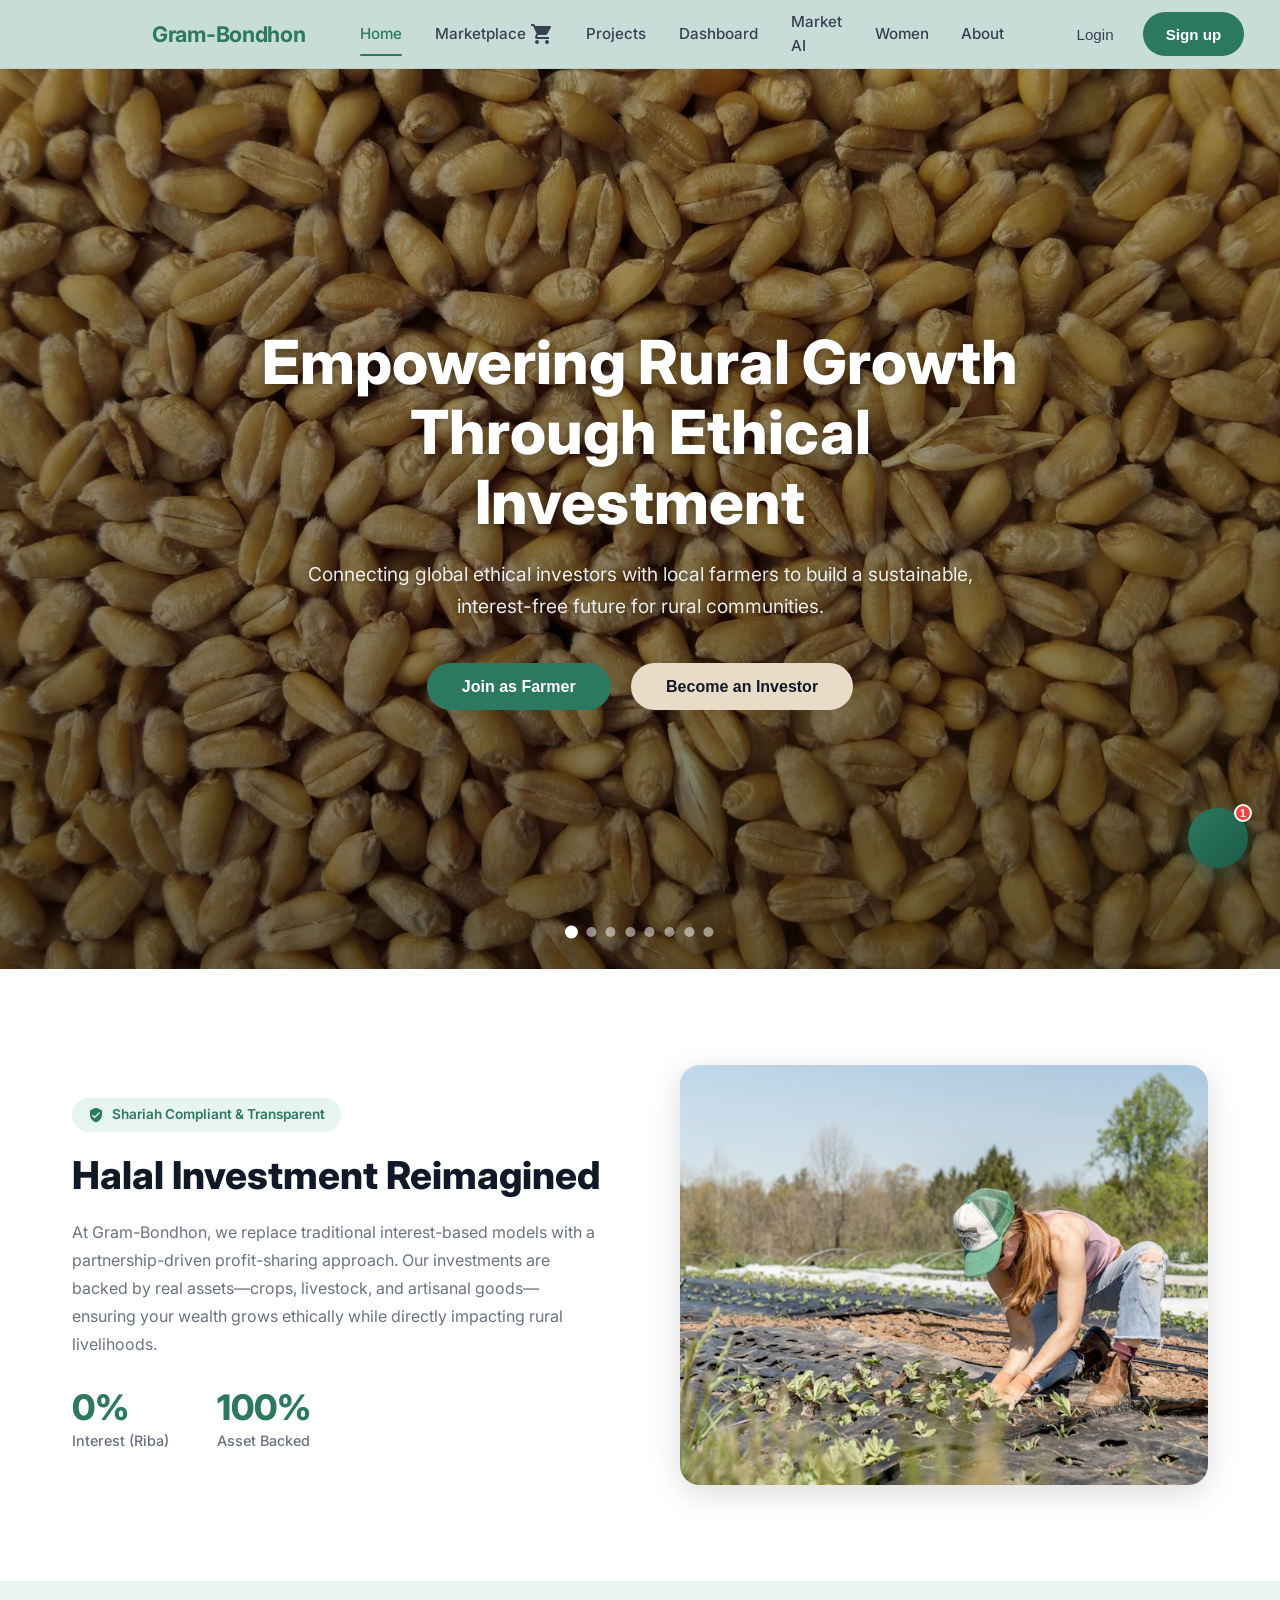
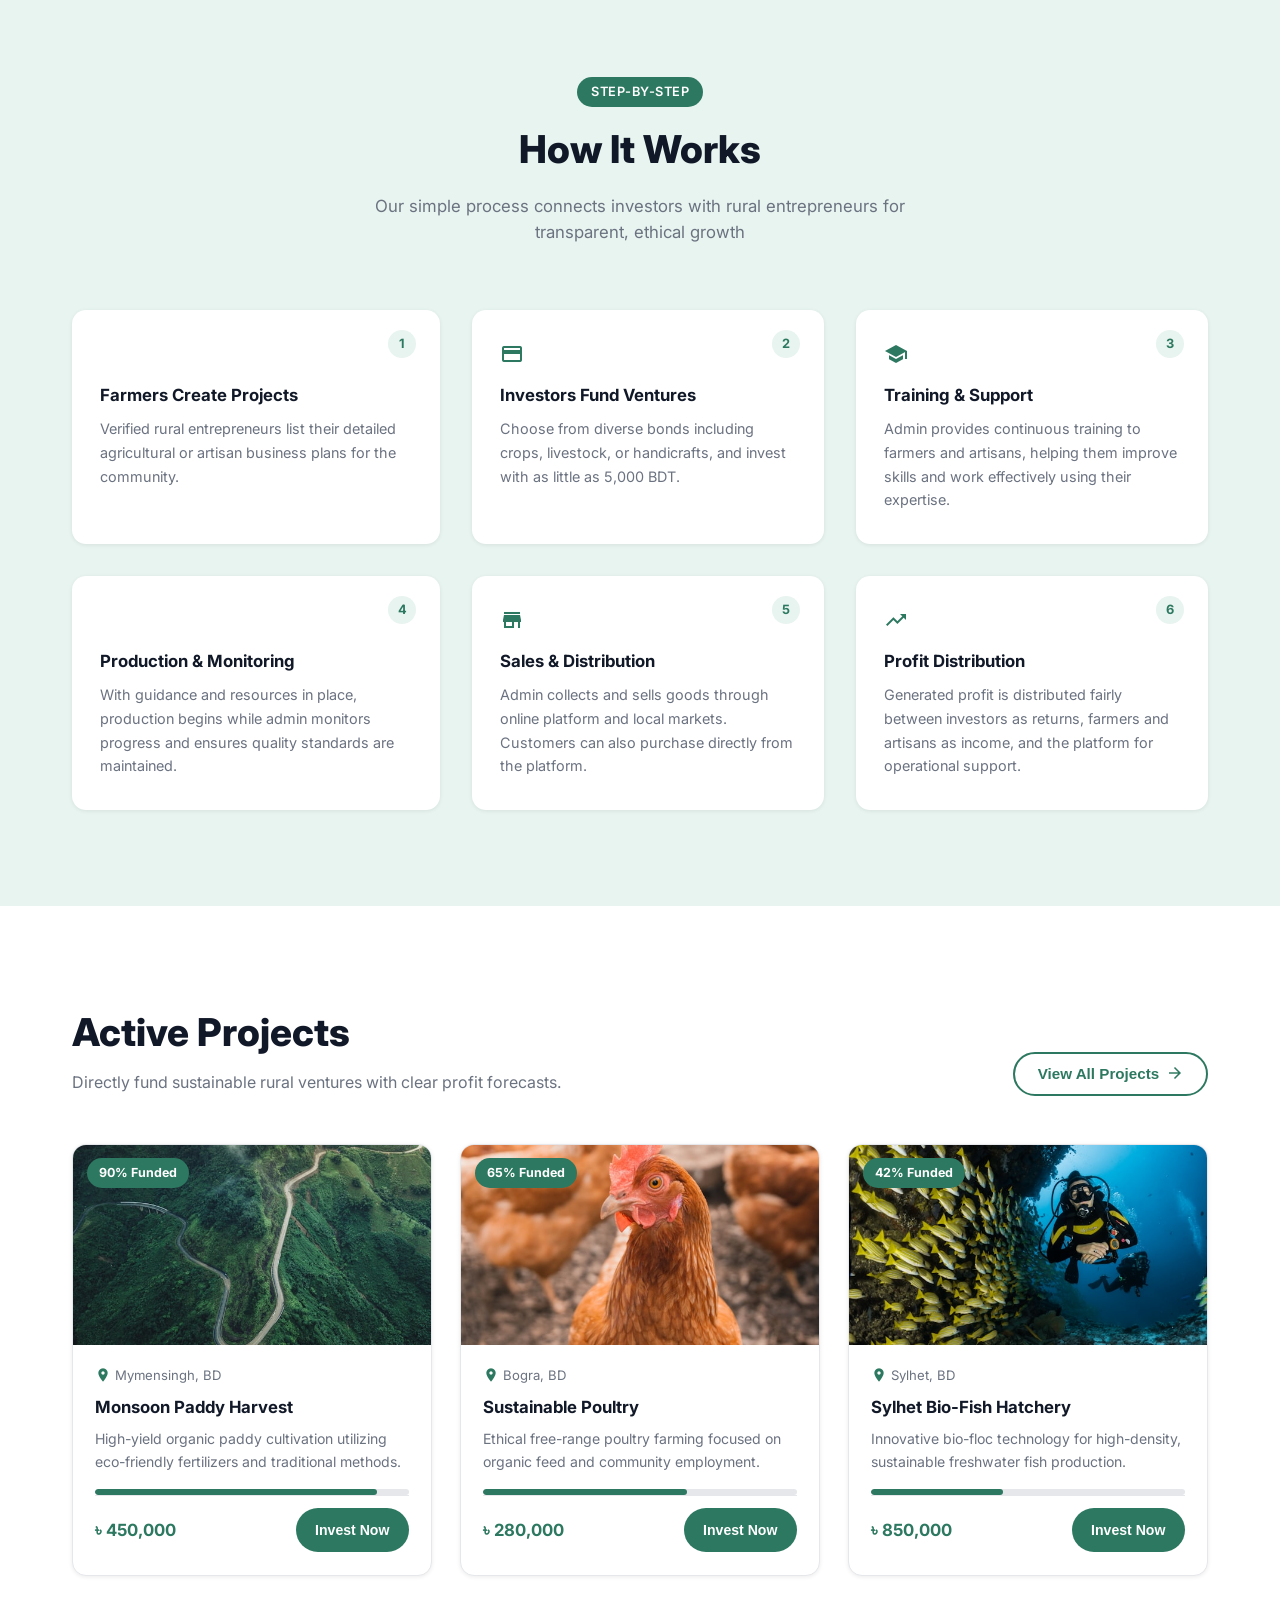
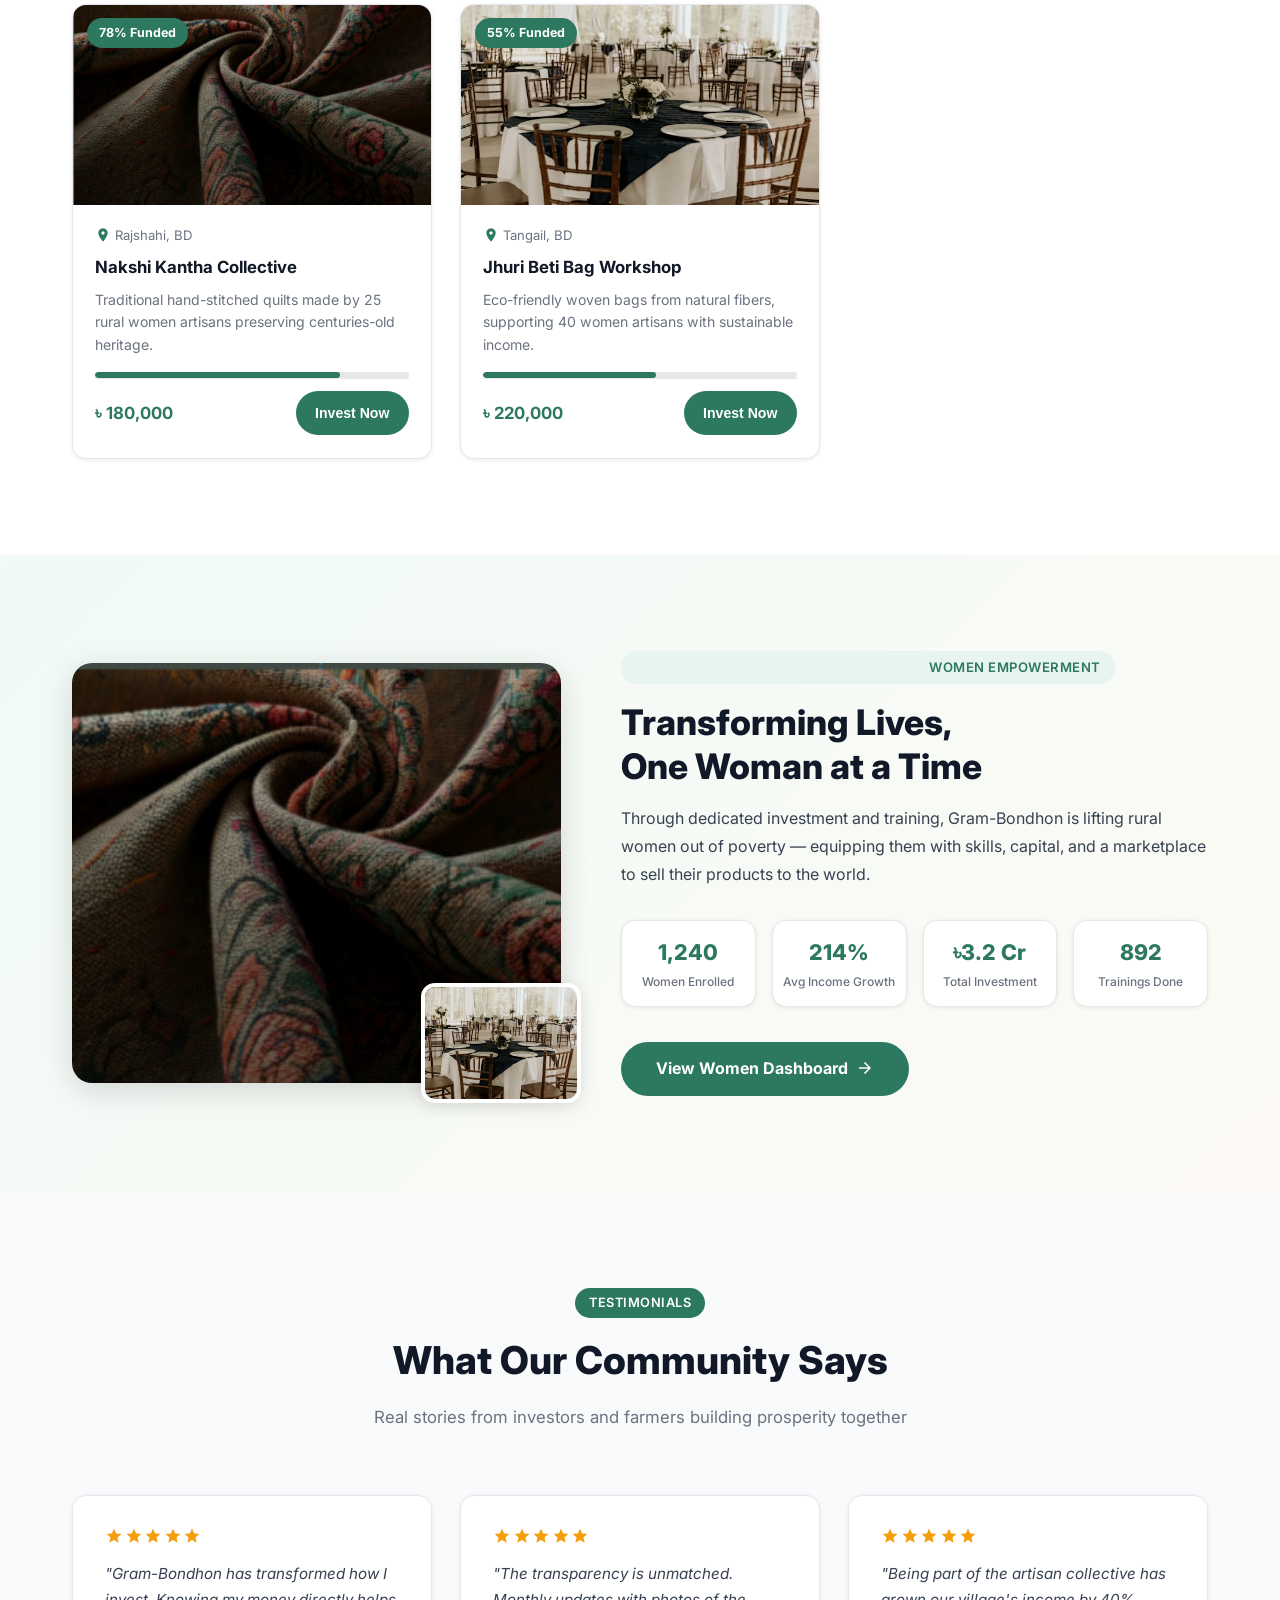
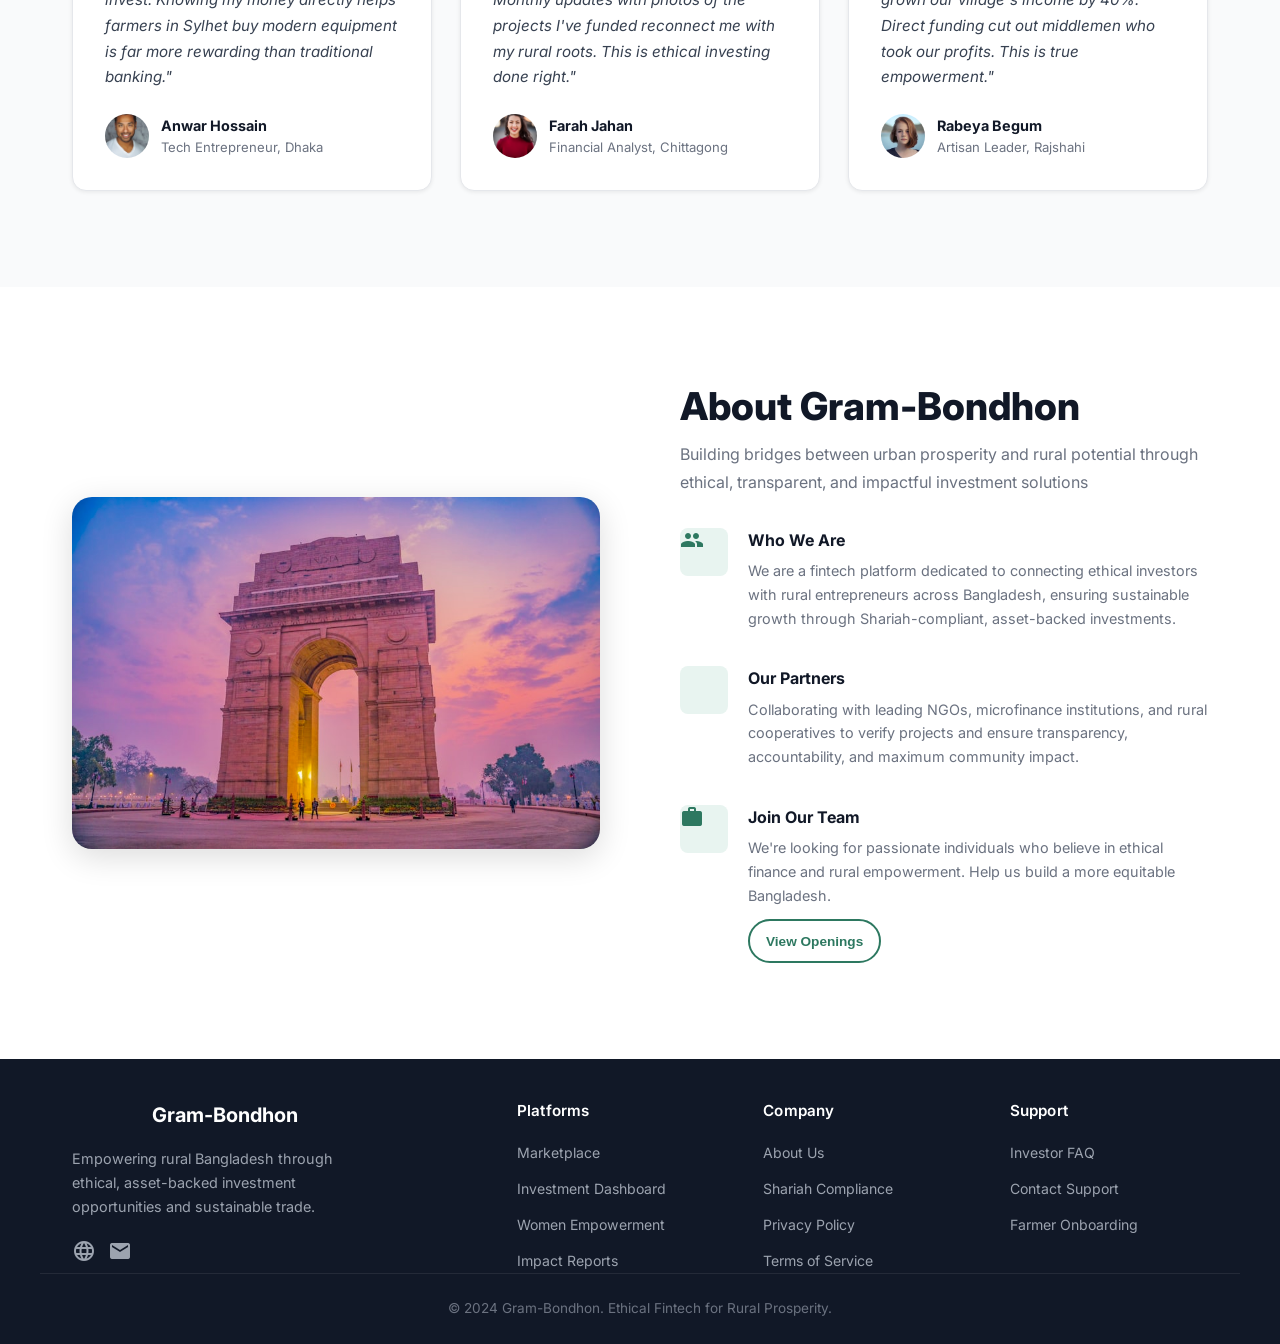
<file: index.html>
<!DOCTYPE html>
<html lang="en">
<head>
  <meta charset="UTF-8" />
  <meta name="viewport" content="width=device-width, initial-scale=1.0, viewport-fit=cover" />
  <meta name="theme-color" content="#2d7860" />
  <meta name="apple-mobile-web-app-capable" content="yes" />
  <meta name="apple-mobile-web-app-status-bar-style" content="black-translucent" />
  <meta name="apple-mobile-web-app-title" content="GramBondhon" />
  <meta name="mobile-web-app-capable" content="yes" />
  <title>Gram-Bondhon | Empowering Rural Growth Through Ethical Investment</title>
  <link rel="manifest" href="manifest.json" />
  <link rel="apple-touch-icon" href="assets/icon.svg" />
  <link rel="stylesheet" href="css/styles.css" />
  <link rel="stylesheet" href="css/animations.css" />
  <link rel="stylesheet" href="css/fallback.css" />
  <link rel="stylesheet" href="css/pages.css" />
  <link rel="stylesheet" href="css/mobile.css" />
  <!-- Google Material Icons -->
  <link href="https://fonts.googleapis.com/icon?family=Material+Icons" rel="stylesheet" />
  <!-- Google Fonts -->
  <link href="https://fonts.googleapis.com/css2?family=Inter:wght@400;500;600;700;800&display=swap" rel="stylesheet" />
</head>
<body>

  <!-- ============ APP SPLASH SCREEN ============ -->
  <div id="app-splash" role="status" aria-live="polite">
    <span class="material-icons splash-icon">eco</span>
    <span class="splash-name">Gram-Bondhon</span>
    <span class="splash-tagline">Empowering Rural Growth<br>Through Ethical Investment</span>
    <div class="splash-spinner"></div>
  </div>

  <!-- ============ MOBILE HEADER ============ -->
  <header class="mobile-header" id="mobileHeader">
    <div class="mobile-header-top">
      <div class="mobile-header-logo">
        <span class="material-icons">eco</span>
        <span>Gram-Bondhon</span>
      </div>
      <div class="mobile-header-actions">
        <button class="mobile-header-btn" onclick="openModal('loginModal')" aria-label="Login">
          <span class="material-icons">person_outline</span>
        </button>
        <button class="mobile-header-btn btn-signup-pill" onclick="openModal('signupModal')">Join</button>
      </div>
    </div>
    <div class="mobile-search-row">
      <div class="mobile-search-wrap">
        <span class="material-icons mobile-search-icon">search</span>
        <input type="search" class="mobile-search-input" id="mobileSearchInput"
          placeholder="Search projects, farmers, markets…"
          autocomplete="off" autocorrect="off" spellcheck="false" />
        <button class="mobile-search-clear" id="mobileSearchClear" aria-label="Clear search">✕</button>
      </div>
    </div>
  </header>
  <div class="mobile-search-results" id="mobileSearchResults" role="listbox" aria-label="Search results"></div>

  <!-- ============ BOTTOM TAB BAR ============ -->
  <nav class="bottom-tab-bar" aria-label="App navigation">
    <a href="index.html" class="tab-item active" aria-label="Home">
      <span class="material-icons">home</span>
      <span>Home</span>
    </a>
    <a href="market.html" class="tab-item" aria-label="Market">
      <span class="material-icons">storefront</span>
      <span>Market</span>
    </a>
    <a href="dashboard.html" class="tab-item" aria-label="Invest">
      <span class="material-icons">trending_up</span>
      <span>Invest</span>
    </a>
    <a href="women.html" class="tab-item" aria-label="Women">
      <span class="material-icons">volunteer_activism</span>
      <span>Women</span>
    </a>
    <button class="tab-item" onclick="openModal('loginModal')" aria-label="Profile">
      <span class="material-icons">account_circle</span>
      <span>Profile</span>
    </button>
  </nav>

  <!-- ============ NAVBAR ============ -->
  <nav class="navbar" id="navbar">
    <div class="nav-inner">
      <a href="#" class="nav-logo">
        <span class="material-icons nav-logo-icon">eco</span>
        <span class="nav-logo-text">Gram-Bondhon</span>
      </a>
      <ul class="nav-links">
        <li><a href="#hero" class="nav-link active">Home</a></li>
        <li>
          <a href="#marketplace" class="nav-link">
            Marketplace
            <span class="material-icons nav-cart">shopping_cart</span>
          </a>
        </li>
        <li><a href="#projects" class="nav-link">Projects</a></li>
        <li><a href="dashboard.html" class="nav-link" target="_blank" rel="noopener">Dashboard</a></li>
        <li><a href="market.html" class="nav-link" target="_blank" rel="noopener">Market AI</a></li>
        <li><a href="women.html" class="nav-link" target="_blank" rel="noopener">Women</a></li>
        <li><a href="#about" class="nav-link">About</a></li>
      </ul>
      <div class="nav-auth">
        <button class="btn-login" onclick="openModal('loginModal')">Login</button>
        <button class="btn-signup" onclick="openModal('signupModal')">Sign up</button>
      </div>
      <button class="hamburger" id="hamburger" aria-label="Open menu">
        <span></span><span></span><span></span>
      </button>
    </div>
  </nav>

  <!-- Mobile Drawer -->
  <div class="mobile-drawer" id="mobileDrawer">
    <button class="drawer-close" id="drawerClose">&times;</button>
    <ul class="drawer-links">
      <li><a href="#hero" class="drawer-link">Home</a></li>
      <li><a href="#marketplace" class="drawer-link">Marketplace</a></li>
      <li><a href="#projects" class="drawer-link">Projects</a></li>
      <li><a href="dashboard.html" class="drawer-link" target="_blank" rel="noopener">Dashboard</a></li>
      <li><a href="market.html" class="drawer-link" target="_blank" rel="noopener">Market AI</a></li>
      <li><a href="women.html" class="drawer-link" target="_blank" rel="noopener">Women Empowerment</a></li>
      <li><a href="#about" class="drawer-link">About</a></li>
    </ul>
    <div class="drawer-auth">
      <button class="btn-login" onclick="openModal('loginModal');closeDrawer()">Login</button>
      <button class="btn-signup" onclick="openModal('signupModal');closeDrawer()">Sign up</button>
    </div>
  </div>
  <div class="drawer-overlay" id="drawerOverlay"></div>

  <main>

    <!-- ============ HERO ============ -->
    <section class="hero" id="hero">
      <div class="hero-slides">
        <div class="hero-slide active kb-zoom-in"  style="background-image:url('assets/hero1.jpg')"></div>
        <div class="hero-slide kb-zoom-out"        style="background-image:url('assets/hero-nakshi.jpg')"></div>
        <div class="hero-slide kb-pan-left"        style="background-image:url('assets/nakshi-provided-1.jpg')"></div>
        <div class="hero-slide kb-pan-right"       style="background-image:url('assets/hero4.jpg')"></div>
        <div class="hero-slide kb-zoom-out"        style="background-image:url('assets/hero2.jpg')"></div>
        <div class="hero-slide kb-pan-left"        style="background-image:url('assets/hero5.jpg')"></div>
        <div class="hero-slide kb-zoom-out"        style="background-image:url('assets/hero6.jpg')"></div>
        <div class="hero-slide kb-zoom-in"         style="background-image:url('assets/hero3.jpg')"></div>
      </div>
      <div class="hero-overlay"></div>
      <div class="hero-content">
        <h1>Empowering Rural Growth<br>Through Ethical Investment</h1>
        <p>Connecting global ethical investors with local farmers to build a sustainable,<br>interest-free future for rural communities.</p>
        <div class="hero-btns">
          <button class="btn-green" onclick="openModal('signupModal')">Join as Farmer</button>
          <button class="btn-beige" onclick="openModal('signupModal')">Become an Investor</button>
        </div>
      </div>
      <div class="hero-dots" id="heroDots"></div>
    </section>

    <!-- ============ HALAL INVESTMENT SECTION ============ -->
    <section class="halal-section" id="marketplace">
      <div class="halal-inner container">
        <div class="halal-text">
          <div class="halal-badge">
            <span class="material-icons">verified_user</span>
            Shariah Compliant &amp; Transparent
          </div>
          <h2>Halal Investment Reimagined</h2>
          <p>At Gram-Bondhon, we replace traditional interest-based models with a partnership-driven profit-sharing approach. Our investments are backed by real assets—crops, livestock, and artisanal goods—ensuring your wealth grows ethically while directly impacting rural livelihoods.</p>
          <div class="halal-stats">
            <div class="halal-stat">
              <h4>0%</h4>
              <p>Interest (Riba)</p>
            </div>
            <div class="halal-stat">
              <h4>100%</h4>
              <p>Asset Backed</p>
            </div>
          </div>
        </div>
        <div class="halal-img">
          <img src="assets/farmer-rice.jpg" alt="Farmer planting rice in field" />
        </div>
      </div>
    </section>

    <!-- ============ HOW IT WORKS ============ -->
    <section class="how-it-works" id="how">
      <div class="container">
        <div class="section-header">
          <span class="section-label">Step-by-Step</span>
          <h2>How It Works</h2>
          <p>Our simple process connects investors with rural entrepreneurs for transparent, ethical growth</p>
        </div>
        <div class="steps-grid">
          <div class="step-card">
            <span class="step-num">1</span>
            <span class="material-icons step-icon">agriculture</span>
            <h3>Farmers Create Projects</h3>
            <p>Verified rural entrepreneurs list their detailed agricultural or artisan business plans for the community.</p>
          </div>
          <div class="step-card">
            <span class="step-num">2</span>
            <span class="material-icons step-icon">payments</span>
            <h3>Investors Fund Ventures</h3>
            <p>Choose from diverse bonds including crops, livestock, or handicrafts, and invest with as little as 5,000 BDT.</p>
          </div>
          <div class="step-card">
            <span class="step-num">3</span>
            <span class="material-icons step-icon">school</span>
            <h3>Training &amp; Support</h3>
            <p>Admin provides continuous training to farmers and artisans, helping them improve skills and work effectively using their expertise.</p>
          </div>
          <div class="step-card">
            <span class="step-num">4</span>
            <span class="material-icons step-icon">manufacturing</span>
            <h3>Production &amp; Monitoring</h3>
            <p>With guidance and resources in place, production begins while admin monitors progress and ensures quality standards are maintained.</p>
          </div>
          <div class="step-card">
            <span class="step-num">5</span>
            <span class="material-icons step-icon">storefront</span>
            <h3>Sales &amp; Distribution</h3>
            <p>Admin collects and sells goods through online platform and local markets. Customers can also purchase directly from the platform.</p>
          </div>
          <div class="step-card">
            <span class="step-num">6</span>
            <span class="material-icons step-icon">trending_up</span>
            <h3>Profit Distribution</h3>
            <p>Generated profit is distributed fairly between investors as returns, farmers and artisans as income, and the platform for operational support.</p>
          </div>
        </div>
      </div>
    </section>

    <!-- ============ ACTIVE PROJECTS ============ -->
    <section class="projects-section" id="projects">
      <div class="container">
        <div class="projects-header">
          <div>
            <h2>Active Projects</h2>
            <p>Directly fund sustainable rural ventures with clear profit forecasts.</p>
          </div>
          <button class="btn-outline-green">
            View All Projects
            <span class="material-icons">arrow_forward</span>
          </button>
        </div>
        <div class="projects-grid">

          <div class="project-card">
            <div class="project-img-wrap">
              <img src="assets/paddy.jpg" alt="Paddy Field" />
              <span class="funded-badge">90% Funded</span>
            </div>
            <div class="project-body">
              <div class="project-location">
                <span class="material-icons">location_on</span> Mymensingh, BD
              </div>
              <h3>Monsoon Paddy Harvest</h3>
              <p>High-yield organic paddy cultivation utilizing eco-friendly fertilizers and traditional methods.</p>
              <div class="project-footer">
                <span class="project-amount">৳ 450,000</span>
                <button class="btn-invest">Invest Now</button>
              </div>
            </div>
          </div>

          <div class="project-card">
            <div class="project-img-wrap">
              <img src="assets/poultry.jpg" alt="Poultry Farm" />
              <span class="funded-badge">65% Funded</span>
            </div>
            <div class="project-body">
              <div class="project-location">
                <span class="material-icons">location_on</span> Bogra, BD
              </div>
              <h3>Sustainable Poultry</h3>
              <p>Ethical free-range poultry farming focused on organic feed and community employment.</p>
              <div class="project-footer">
                <span class="project-amount">৳ 280,000</span>
                <button class="btn-invest">Invest Now</button>
              </div>
            </div>
          </div>

          <div class="project-card">
            <div class="project-img-wrap">
              <img src="assets/fish.jpg" alt="Fish Hatchery" />
              <span class="funded-badge">42% Funded</span>
            </div>
            <div class="project-body">
              <div class="project-location">
                <span class="material-icons">location_on</span> Sylhet, BD
              </div>
              <h3>Sylhet Bio-Fish Hatchery</h3>
              <p>Innovative bio-floc technology for high-density, sustainable freshwater fish production.</p>
              <div class="project-footer">
                <span class="project-amount">৳ 850,000</span>
                <button class="btn-invest">Invest Now</button>
              </div>
            </div>
          </div>

          <div class="project-card">
            <div class="project-img-wrap">
              <img src="assets/naskhi1.jpg" alt="Nakshi Kantha" />
              <span class="funded-badge">78% Funded</span>
            </div>
            <div class="project-body">
              <div class="project-location">
                <span class="material-icons">location_on</span> Rajshahi, BD
              </div>
              <h3>Nakshi Kantha Collective</h3>
              <p>Traditional hand-stitched quilts made by 25 rural women artisans preserving centuries-old heritage.</p>
              <div class="project-footer">
                <span class="project-amount">৳ 180,000</span>
                <button class="btn-invest">Invest Now</button>
              </div>
            </div>
          </div>

          <div class="project-card">
            <div class="project-img-wrap">
              <img src="assets/basket.jpg" alt="Artisan Woven Basket" />
              <span class="funded-badge">55% Funded</span>
            </div>
            <div class="project-body">
              <div class="project-location">
                <span class="material-icons">location_on</span> Tangail, BD
              </div>
              <h3>Jhuri Beti Bag Workshop</h3>
              <p>Eco-friendly woven bags from natural fibers, supporting 40 women artisans with sustainable income.</p>
              <div class="project-footer">
                <span class="project-amount">৳ 220,000</span>
                <button class="btn-invest">Invest Now</button>
              </div>
            </div>
          </div>

        </div>
      </div>
    </section>

    <!-- ============ WOMEN EMPOWERMENT ============ -->
    <section class="women-section" id="women">
      <div class="container">
        <div class="women-inner">
          <div class="women-img-col">
            <img src="assets/naskhi1.jpg" alt="Women artisans at work" class="women-img-main" />
            <img src="assets/basket.jpg" alt="Woven baskets by rural women" class="women-img-thumb" />
          </div>
          <div class="women-text-col">
            <div class="section-label women-label">
              <span class="material-icons">volunteer_activism</span>
              Women Empowerment
            </div>
            <h2>Transforming Lives,<br>One Woman at a Time</h2>
            <p>Through dedicated investment and training, Gram-Bondhon is lifting rural women out of poverty — equipping them with skills, capital, and a marketplace to sell their products to the world.</p>
            <div class="women-stats-row">
              <div class="women-stat">
                <h4>1,240</h4>
                <p>Women Enrolled</p>
              </div>
              <div class="women-stat">
                <h4>214%</h4>
                <p>Avg Income Growth</p>
              </div>
              <div class="women-stat">
                <h4>৳3.2 Cr</h4>
                <p>Total Investment</p>
              </div>
              <div class="women-stat">
                <h4>892</h4>
                <p>Trainings Done</p>
              </div>
            </div>
            <a href="women.html" target="_blank" rel="noopener" class="btn-green women-cta-btn">
              View Women Dashboard
              <span class="material-icons">arrow_forward</span>
            </a>
          </div>
        </div>
      </div>
    </section>

    <!-- ============ TESTIMONIALS ============ -->
    <section class="testimonials-section">
      <div class="container">
        <div class="section-header">
          <span class="section-label">Testimonials</span>
          <h2>What Our Community Says</h2>
          <p>Real stories from investors and farmers building prosperity together</p>
        </div>
        <div class="testimonials-grid">

          <div class="testimonial-card">
            <div class="stars">
              <span class="material-icons">star</span><span class="material-icons">star</span>
              <span class="material-icons">star</span><span class="material-icons">star</span>
              <span class="material-icons">star</span>
            </div>
            <p class="testimonial-quote">"Gram-Bondhon has transformed how I invest. Knowing my money directly helps farmers in Sylhet buy modern equipment is far more rewarding than traditional banking."</p>
            <div class="testimonial-author">
              <img src="assets/avatar1.jpg" alt="Anwar Hossain" />
              <div>
                <p class="author-name">Anwar Hossain</p>
                <p class="author-role">Tech Entrepreneur, Dhaka</p>
              </div>
            </div>
          </div>

          <div class="testimonial-card">
            <div class="stars">
              <span class="material-icons">star</span><span class="material-icons">star</span>
              <span class="material-icons">star</span><span class="material-icons">star</span>
              <span class="material-icons">star</span>
            </div>
            <p class="testimonial-quote">"The transparency is unmatched. Monthly updates with photos of the projects I've funded reconnect me with my rural roots. This is ethical investing done right."</p>
            <div class="testimonial-author">
              <img src="assets/avatar2.jpg" alt="Farah Jahan" />
              <div>
                <p class="author-name">Farah Jahan</p>
                <p class="author-role">Financial Analyst, Chittagong</p>
              </div>
            </div>
          </div>

          <div class="testimonial-card">
            <div class="stars">
              <span class="material-icons">star</span><span class="material-icons">star</span>
              <span class="material-icons">star</span><span class="material-icons">star</span>
              <span class="material-icons">star</span>
            </div>
            <p class="testimonial-quote">"Being part of the artisan collective has grown our village's income by 40%. Direct funding cut out middlemen who took our profits. This is true empowerment."</p>
            <div class="testimonial-author">
              <img src="assets/avatar3.jpg" alt="Rabeya Begum" />
              <div>
                <p class="author-name">Rabeya Begum</p>
                <p class="author-role">Artisan Leader, Rajshahi</p>
              </div>
            </div>
          </div>

        </div>
      </div>
    </section>

    <!-- ============ ABOUT ============ -->
    <section class="about-section" id="about">
      <div class="about-inner container">
        <div class="about-img">
          <img src="assets/about-img.jpg" alt="About Gram-Bondhon" />
        </div>
        <div class="about-text">
          <h2>About Gram-Bondhon</h2>
          <p class="about-subtitle">Building bridges between urban prosperity and rural potential through ethical, transparent, and impactful investment solutions</p>
          <div class="about-cards">
            <div class="about-card">
              <span class="material-icons about-card-icon">groups</span>
              <div>
                <h3>Who We Are</h3>
                <p>We are a fintech platform dedicated to connecting ethical investors with rural entrepreneurs across Bangladesh, ensuring sustainable growth through Shariah-compliant, asset-backed investments.</p>
              </div>
            </div>
            <div class="about-card">
              <span class="material-icons about-card-icon">handshake</span>
              <div>
                <h3>Our Partners</h3>
                <p>Collaborating with leading NGOs, microfinance institutions, and rural cooperatives to verify projects and ensure transparency, accountability, and maximum community impact.</p>
              </div>
            </div>
            <div class="about-card">
              <span class="material-icons about-card-icon">work</span>
              <div>
                <h3>Join Our Team</h3>
                <p>We're looking for passionate individuals who believe in ethical finance and rural empowerment. Help us build a more equitable Bangladesh.</p>
                <button class="btn-outline-green btn-sm">View Openings</button>
              </div>
            </div>
          </div>
        </div>
      </div>
    </section>

  </main>

  <!-- ============ FOOTER ============ -->
  <footer class="footer">
    <div class="footer-inner container">
      <div class="footer-brand">
        <div class="footer-logo">
          <span class="material-icons" style="color:#4ade80">eco</span>
          Gram-Bondhon
        </div>
        <p>Empowering rural Bangladesh through ethical, asset-backed investment opportunities and sustainable trade.</p>
        <div class="footer-socials">
          <span class="material-icons footer-social-icon">language</span>
          <span class="material-icons footer-social-icon">mail</span>
        </div>
      </div>
      <div class="footer-col">
        <h4>Platforms</h4>
        <ul>
          <li><a href="#">Marketplace</a></li>
          <li><a href="dashboard.html" target="_blank" rel="noopener">Investment Dashboard</a></li>
          <li><a href="women.html" target="_blank" rel="noopener">Women Empowerment</a></li>
          <li><a href="#">Impact Reports</a></li>
        </ul>
      </div>
      <div class="footer-col">
        <h4>Company</h4>
        <ul>
          <li><a href="#">About Us</a></li>
          <li><a href="#">Shariah Compliance</a></li>
          <li><a href="#">Privacy Policy</a></li>
          <li><a href="#">Terms of Service</a></li>
        </ul>
      </div>
      <div class="footer-col">
        <h4>Support</h4>
        <ul>
          <li><a href="#">Investor FAQ</a></li>
          <li><a href="#">Contact Support</a></li>
          <li><a href="#">Farmer Onboarding</a></li>
        </ul>
      </div>
    </div>
    <div class="footer-bottom">
      <p>© 2024 Gram-Bondhon. Ethical Fintech for Rural Prosperity.</p>
    </div>
  </footer>

  <!-- ============ LOGIN MODAL ============ -->
  <div class="modal-backdrop" id="loginModal">
    <div class="modal">
      <button class="modal-close" onclick="closeModal('loginModal')">&times;</button>
      <div class="modal-logo">
        <span class="material-icons" style="color:#2d7860;font-size:2rem">eco</span>
        <span>Gram-Bondhon</span>
      </div>
      <h2 class="modal-title">Welcome back</h2>
      <p class="modal-sub">Sign in to your account</p>
      <form class="modal-form" onsubmit="return false">
        <div class="form-group">
          <label>Email address</label>
          <input type="email" placeholder="you@example.com" autocomplete="email" />
        </div>
        <div class="form-group">
          <label>Password</label>
          <input type="password" placeholder="••••••••" autocomplete="current-password" />
        </div>
        <div class="form-row">
          <label class="checkbox-label">
            <input type="checkbox" /> Remember me
          </label>
          <a href="#" class="form-link">Forgot password?</a>
        </div>
        <button type="submit" class="btn-form-primary">Sign In</button>
      </form>
      <p class="modal-footer-text">
        Don't have an account?
        <a href="#" onclick="switchModal('loginModal','signupModal')">Sign up</a>
      </p>
    </div>
  </div>

  <!-- ============ SIGNUP MODAL ============ -->
  <div class="modal-backdrop" id="signupModal">
    <div class="modal">
      <button class="modal-close" onclick="closeModal('signupModal')">&times;</button>
      <div class="modal-logo">
        <span class="material-icons" style="color:#2d7860;font-size:2rem">eco</span>
        <span>Gram-Bondhon</span>
      </div>
      <h2 class="modal-title">Create account</h2>
      <p class="modal-sub">Join our ethical investment community</p>
      <div class="role-toggle">
        <button class="role-btn active" id="roleInvestor" onclick="setRole('investor')">Investor</button>
        <button class="role-btn" id="roleFarmer" onclick="setRole('farmer')">Farmer / Artisan</button>
      </div>
      <form class="modal-form" onsubmit="return false">
        <div class="form-group">
          <label>Full Name</label>
          <input type="text" placeholder="Your full name" autocomplete="name" />
        </div>
        <div class="form-group">
          <label>Email address</label>
          <input type="email" placeholder="you@example.com" autocomplete="email" />
        </div>
        <div class="form-group">
          <label>Password</label>
          <input type="password" placeholder="••••••••" autocomplete="new-password" />
        </div>
        <div class="form-group">
          <label>Phone Number</label>
          <input type="tel" placeholder="+880 ..." autocomplete="tel" />
        </div>
        <button type="submit" class="btn-form-primary">Create Account</button>
      </form>
      <p class="modal-footer-text">
        Already have an account?
        <a href="#" onclick="switchModal('signupModal','loginModal')">Sign in</a>
      </p>
    </div>
  </div>

  <script src="js/main.js"></script>
  <script src="js/chatbot.js"></script>
  <script src="js/search.js"></script>
  <script>
    /* ---- PWA Service Worker ---- */
    if ('serviceWorker' in navigator) {
      window.addEventListener('load', () => {
        navigator.serviceWorker.register('/sw.js').catch(() => {});
      });
    }

    /* ---- Splash Screen ---- */
    window.addEventListener('load', () => {
      const splash = document.getElementById('app-splash');
      if (splash) {
        setTimeout(() => splash.classList.add('hidden'), 1200);
      }
    });

    /* ---- Bottom tab active state ---- */
    (function () {
      const tabs = document.querySelectorAll('.tab-item');
      const page = location.pathname.split('/').pop() || 'index.html';
      tabs.forEach(tab => {
        const href = tab.getAttribute('href') || '';
        const match = href.split('/').pop();
        if (match === page || (page === '' && match === 'index.html')) {
          tab.classList.add('active');
        } else {
          tab.classList.remove('active');
        }
      });
    })();
  </script>
</body>
</html>
</file>
<file: css/styles.css>
/* ============================================================
   GRAM-BONDHON — PIXEL-PERFECT CSS (matching Figma design)
   ============================================================ */

*, *::before, *::after { box-sizing: border-box; margin: 0; padding: 0; }

:root {
  --green:       #2d7860;
  --green-dark:  #1a5c47;
  --green-light: #e8f4f0;
  --beige:       #e8dcc8;
  --beige-dark:  #d4c8a8;
  --text-dark:   #111827;
  --text-mid:    #374151;
  --text-gray:   #6b7280;
  --text-light:  #f9fafb;
  --white:       #ffffff;
  --border:      #e5e7eb;
  --shadow-sm:   0 1px 3px rgba(0,0,0,.08);
  --shadow-md:   0 4px 16px rgba(0,0,0,.10);
  --shadow-lg:   0 8px 32px rgba(0,0,0,.12);
  --radius-sm:   6px;
  --radius-md:   12px;
  --radius-lg:   20px;
  --radius-xl:   32px;
}

html { scroll-behavior: smooth; }

body {
  font-family: 'Inter', 'Segoe UI', sans-serif;
  color: var(--text-dark);
  background: var(--white);
  line-height: 1.6;
  overflow-x: hidden;
}

img { display: block; max-width: 100%; object-fit: cover; }

a { text-decoration: none; color: inherit; }

ul { list-style: none; }

.container {
  max-width: 1200px;
  margin: 0 auto;
  padding: 0 2rem;
}

/* ============================================================
   NAVBAR
   ============================================================ */

.navbar {
  position: sticky;
  top: 0;
  z-index: 200;
  background: #c8ddd8;
  backdrop-filter: blur(8px);
  border-bottom: 1px solid rgba(0,0,0,.06);
}

.nav-inner {
  max-width: 1200px;
  margin: 0 auto;
  padding: 0 2rem;
  height: 68px;
  display: flex;
  align-items: center;
  gap: 2.5rem;
}

.nav-logo {
  display: flex;
  align-items: center;
  gap: .5rem;
  flex-shrink: 0;
}

.nav-logo-icon {
  color: var(--green);
  font-size: 1.75rem;
}

.nav-logo-text {
  font-size: 1.35rem;
  font-weight: 700;
  color: var(--green);
  letter-spacing: -.3px;
}

.nav-links {
  display: flex;
  align-items: center;
  gap: 0.25rem;
  flex: 1;
}

.nav-link {
  display: inline-flex;
  align-items: center;
  gap: .25rem;
  padding: .5rem .9rem;
  font-size: .95rem;
  font-weight: 500;
  color: var(--text-mid);
  border-radius: var(--radius-sm);
  transition: color .2s, background .2s;
  position: relative;
}

.nav-link:hover,
.nav-link.active {
  color: var(--green);
}

.nav-link.active::after {
  content: '';
  position: absolute;
  bottom: -2px;
  left: .9rem;
  right: .9rem;
  height: 2px;
  background: var(--green);
  border-radius: 99px;
}

.nav-cart {
  font-size: 1.1rem;
}

.nav-auth {
  display: flex;
  align-items: center;
  gap: .75rem;
  margin-left: auto;
  flex-shrink: 0;
}

.btn-login {
  background: transparent;
  border: none;
  padding: .5rem 1.1rem;
  font-size: .95rem;
  font-weight: 500;
  color: var(--text-mid);
  cursor: pointer;
  border-radius: var(--radius-sm);
  transition: background .2s;
}

.btn-login:hover { background: rgba(0,0,0,.06); }

.btn-signup {
  background: var(--green);
  border: none;
  padding: .55rem 1.4rem;
  font-size: .95rem;
  font-weight: 600;
  color: var(--white);
  cursor: pointer;
  border-radius: var(--radius-xl);
  transition: background .2s, transform .15s;
}

.btn-signup:hover {
  background: var(--green-dark);
  transform: translateY(-1px);
}

.hamburger {
  display: none;
  flex-direction: column;
  gap: 5px;
  background: none;
  border: none;
  cursor: pointer;
  padding: .4rem;
  margin-left: auto;
}

.hamburger span {
  display: block;
  width: 24px;
  height: 2px;
  background: var(--text-dark);
  border-radius: 99px;
  transition: all .3s;
}

/* Mobile Drawer */
.mobile-drawer {
  position: fixed;
  top: 0;
  right: -100%;
  width: 280px;
  height: 100%;
  background: var(--white);
  box-shadow: var(--shadow-lg);
  z-index: 300;
  padding: 5rem 2rem 2rem;
  transition: right .3s ease;
  display: flex;
  flex-direction: column;
  gap: 1.5rem;
}

.mobile-drawer.open { right: 0; }

.drawer-close {
  position: absolute;
  top: 1.2rem;
  right: 1.2rem;
  background: none;
  border: none;
  font-size: 1.8rem;
  cursor: pointer;
  color: var(--text-gray);
  line-height: 1;
}

.drawer-links { display: flex; flex-direction: column; gap: .25rem; }

.drawer-link {
  display: block;
  padding: .8rem 1rem;
  font-weight: 500;
  color: var(--text-mid);
  border-radius: var(--radius-sm);
  transition: background .2s;
}

.drawer-link:hover { background: var(--green-light); color: var(--green); }

.drawer-auth {
  display: flex;
  flex-direction: column;
  gap: .75rem;
  margin-top: auto;
}

.drawer-auth .btn-login,
.drawer-auth .btn-signup { width: 100%; text-align: center; padding: .75rem; }

.drawer-overlay {
  position: fixed;
  inset: 0;
  background: rgba(0,0,0,.45);
  z-index: 250;
  opacity: 0;
  pointer-events: none;
  transition: opacity .3s;
}

.drawer-overlay.visible { opacity: 1; pointer-events: all; }

/* ============================================================
   HERO
   ============================================================ */

.hero {
  position: relative;
  height: 100vh;
  min-height: 600px;
  display: flex;
  align-items: center;
  justify-content: center;
  overflow: hidden;
}

.hero-slides {
  position: absolute;
  inset: 0;
}

.hero-slide {
  position: absolute;
  inset: 0;
  background-size: cover;
  background-position: center;
  opacity: 0;
  transition: opacity 1.2s ease;
}

.hero-slide.active { opacity: 1; }

/* Ken Burns motion effects */
.hero-slide.kb-zoom-in {
  animation: none;
}
.hero-slide.kb-zoom-in.active {
  animation: kbZoomIn 7s ease-out forwards;
}
.hero-slide.kb-zoom-out {
  animation: none;
}
.hero-slide.kb-zoom-out.active {
  animation: kbZoomOut 7s ease-out forwards;
}
.hero-slide.kb-pan-right {
  animation: none;
}
.hero-slide.kb-pan-right.active {
  animation: kbPanRight 7s ease-out forwards;
}
.hero-slide.kb-pan-left {
  animation: none;
}
.hero-slide.kb-pan-left.active {
  animation: kbPanLeft 7s ease-out forwards;
}

@keyframes kbZoomIn {
  from { transform: scale(1.0); }
  to   { transform: scale(1.12); }
}
@keyframes kbZoomOut {
  from { transform: scale(1.12); }
  to   { transform: scale(1.0); }
}
@keyframes kbPanRight {
  from { transform: scale(1.08) translateX(-3%); }
  to   { transform: scale(1.08) translateX(3%); }
}
@keyframes kbPanLeft {
  from { transform: scale(1.08) translateX(3%); }
  to   { transform: scale(1.08) translateX(-3%); }
}

.hero-overlay {
  position: absolute;
  inset: 0;
  background: linear-gradient(to bottom, rgba(0,0,0,.35) 0%, rgba(0,0,0,.55) 100%);
  z-index: 1;
}

.hero-content {
  position: relative;
  z-index: 2;
  text-align: center;
  color: var(--white);
  max-width: 820px;
  padding: 2rem;
}

.hero-content h1 {
  font-size: clamp(2.2rem, 5vw, 3.8rem);
  font-weight: 800;
  line-height: 1.15;
  margin-bottom: 1.25rem;
  text-shadow: 0 2px 8px rgba(0,0,0,.3);
}

.hero-content p {
  font-size: clamp(1rem, 2vw, 1.2rem);
  line-height: 1.7;
  margin-bottom: 2.5rem;
  text-shadow: 0 1px 4px rgba(0,0,0,.3);
  color: rgba(255,255,255,.9);
}

.hero-btns {
  display: flex;
  gap: 1.25rem;
  justify-content: center;
  flex-wrap: wrap;
}

.btn-green {
  background: var(--green);
  color: var(--white);
  border: none;
  padding: .9rem 2.2rem;
  font-size: 1rem;
  font-weight: 600;
  border-radius: var(--radius-xl);
  cursor: pointer;
  transition: background .2s, transform .15s;
}

.btn-green:hover { background: var(--green-dark); transform: translateY(-2px); }

.btn-beige {
  background: var(--beige);
  color: var(--text-dark);
  border: none;
  padding: .9rem 2.2rem;
  font-size: 1rem;
  font-weight: 600;
  border-radius: var(--radius-xl);
  cursor: pointer;
  transition: background .2s, transform .15s;
}

.btn-beige:hover { background: var(--beige-dark); transform: translateY(-2px); }

.hero-dots {
  position: absolute;
  bottom: 2rem;
  left: 50%;
  transform: translateX(-50%);
  z-index: 2;
  display: flex;
  gap: .6rem;
}

.hero-dot {
  width: 10px;
  height: 10px;
  border-radius: 50%;
  background: rgba(255,255,255,.5);
  border: none;
  cursor: pointer;
  transition: background .3s, transform .3s;
}

.hero-dot.active {
  background: var(--white);
  transform: scale(1.3);
}

/* ============================================================
   HALAL INVESTMENT SECTION
   ============================================================ */

.halal-section {
  padding: 6rem 0;
  background: var(--white);
}

.halal-inner {
  display: grid;
  grid-template-columns: 1fr 1fr;
  gap: 5rem;
  align-items: center;
}

.halal-badge {
  display: inline-flex;
  align-items: center;
  gap: .5rem;
  background: var(--green-light);
  color: var(--green);
  padding: .4rem 1rem;
  border-radius: 99px;
  font-size: .85rem;
  font-weight: 600;
  margin-bottom: 1.25rem;
}

.halal-badge .material-icons { font-size: 1rem; }

.halal-text h2 {
  font-size: clamp(1.7rem, 3vw, 2.4rem);
  font-weight: 800;
  margin-bottom: 1.25rem;
  color: var(--text-dark);
  line-height: 1.2;
}

.halal-text > p {
  font-size: 1rem;
  color: var(--text-gray);
  line-height: 1.75;
  margin-bottom: 2rem;
}

.halal-stats {
  display: flex;
  gap: 3rem;
}

.halal-stat h4 {
  font-size: 2.2rem;
  font-weight: 800;
  color: var(--green);
  line-height: 1;
  margin-bottom: .25rem;
}

.halal-stat p {
  font-size: .9rem;
  color: var(--text-gray);
  font-weight: 500;
}

.halal-img img {
  width: 100%;
  height: 420px;
  border-radius: var(--radius-lg);
  object-fit: cover;
  box-shadow: var(--shadow-lg);
}

/* ============================================================
   HOW IT WORKS
   ============================================================ */

.how-it-works {
  padding: 6rem 0;
  background: var(--green-light);
}

.section-header {
  text-align: center;
  margin-bottom: 4rem;
}

.section-label {
  display: inline-block;
  background: var(--green);
  color: var(--white);
  padding: .3rem .9rem;
  border-radius: 99px;
  font-size: .8rem;
  font-weight: 600;
  letter-spacing: .5px;
  margin-bottom: .75rem;
  text-transform: uppercase;
}

.section-header h2 {
  font-size: clamp(1.7rem, 3vw, 2.4rem);
  font-weight: 800;
  color: var(--text-dark);
  margin-bottom: .75rem;
}

.section-header p {
  font-size: 1.05rem;
  color: var(--text-gray);
  max-width: 560px;
  margin: 0 auto;
}

.steps-grid {
  display: grid;
  grid-template-columns: repeat(3, 1fr);
  gap: 2rem;
}

.step-card {
  background: var(--white);
  border-radius: var(--radius-md);
  padding: 2rem 1.75rem;
  position: relative;
  box-shadow: var(--shadow-sm);
  transition: box-shadow .2s, transform .2s;
}

.step-card:hover {
  box-shadow: var(--shadow-md);
  transform: translateY(-4px);
}

.step-num {
  position: absolute;
  top: 1.25rem;
  right: 1.5rem;
  font-size: .8rem;
  font-weight: 700;
  color: var(--green);
  background: var(--green-light);
  width: 28px;
  height: 28px;
  border-radius: 50%;
  display: flex;
  align-items: center;
  justify-content: center;
}

.step-icon {
  color: var(--green);
  font-size: 2rem;
  margin-bottom: 1rem;
  display: block;
}

.step-card h3 {
  font-size: 1.05rem;
  font-weight: 700;
  color: var(--text-dark);
  margin-bottom: .5rem;
}

.step-card p {
  font-size: .9rem;
  color: var(--text-gray);
  line-height: 1.65;
}

/* ============================================================
   ACTIVE PROJECTS
   ============================================================ */

.projects-section {
  padding: 6rem 0;
  background: var(--white);
}

.projects-header {
  display: flex;
  align-items: flex-end;
  justify-content: space-between;
  margin-bottom: 3rem;
  gap: 1rem;
  flex-wrap: wrap;
}

.projects-header h2 {
  font-size: clamp(1.7rem, 3vw, 2.4rem);
  font-weight: 800;
  color: var(--text-dark);
  margin-bottom: .4rem;
}

.projects-header > div > p {
  font-size: 1rem;
  color: var(--text-gray);
}

.btn-outline-green {
  display: inline-flex;
  align-items: center;
  gap: .4rem;
  background: transparent;
  border: 2px solid var(--green);
  color: var(--green);
  padding: .65rem 1.4rem;
  border-radius: var(--radius-xl);
  font-size: .95rem;
  font-weight: 600;
  cursor: pointer;
  transition: background .2s, color .2s;
  white-space: nowrap;
  flex-shrink: 0;
}

.btn-outline-green:hover {
  background: var(--green);
  color: var(--white);
}

.btn-outline-green .material-icons { font-size: 1.1rem; }

.btn-sm { padding: .45rem 1rem; font-size: .85rem; }

.projects-grid {
  display: grid;
  grid-template-columns: repeat(3, 1fr);
  gap: 1.75rem;
}

.project-card {
  background: var(--white);
  border-radius: var(--radius-md);
  overflow: hidden;
  box-shadow: var(--shadow-sm);
  border: 1px solid var(--border);
  transition: box-shadow .2s, transform .2s;
}

.project-card:hover {
  box-shadow: var(--shadow-md);
  transform: translateY(-6px);
}

.project-img-wrap {
  position: relative;
}

.project-img-wrap img {
  width: 100%;
  height: 200px;
  object-fit: cover;
}

.funded-badge {
  position: absolute;
  top: .85rem;
  left: .85rem;
  background: var(--green);
  color: var(--white);
  font-size: .78rem;
  font-weight: 700;
  padding: .3rem .75rem;
  border-radius: 99px;
}

.project-body { padding: 1.25rem 1.4rem 1.4rem; }

.project-location {
  display: flex;
  align-items: center;
  gap: .25rem;
  font-size: .82rem;
  color: var(--text-gray);
  margin-bottom: .5rem;
}

.project-location .material-icons { font-size: 1rem; color: var(--green); }

.project-body h3 {
  font-size: 1.05rem;
  font-weight: 700;
  color: var(--text-dark);
  margin-bottom: .5rem;
}

.project-body > p {
  font-size: .88rem;
  color: var(--text-gray);
  line-height: 1.6;
  margin-bottom: 1rem;
}

.project-footer {
  display: flex;
  align-items: center;
  justify-content: space-between;
  padding-top: .75rem;
  border-top: 1px solid var(--border);
}

.project-amount {
  font-size: 1.05rem;
  font-weight: 700;
  color: var(--green);
}

.btn-invest {
  background: var(--green);
  color: var(--white);
  border: none;
  padding: .5rem 1.2rem;
  font-size: .88rem;
  font-weight: 600;
  border-radius: var(--radius-xl);
  cursor: pointer;
  transition: background .2s;
}

.btn-invest:hover { background: var(--green-dark); }

/* 5th card spans 2 cols on 3-col grid to centre last row */
.projects-grid .project-card:nth-child(4) { }
.projects-grid .project-card:nth-child(5) { }

/* ============================================================
   TESTIMONIALS
   ============================================================ */

.testimonials-section {
  padding: 6rem 0;
  background: #f9fafb;
}

.testimonials-grid {
  display: grid;
  grid-template-columns: repeat(3, 1fr);
  gap: 2rem;
}

.testimonial-card {
  background: var(--white);
  border-radius: var(--radius-md);
  padding: 2rem;
  box-shadow: var(--shadow-sm);
  border: 1px solid var(--border);
  display: flex;
  flex-direction: column;
  gap: 1rem;
}

.stars {
  display: flex;
  gap: .1rem;
}

.stars .material-icons {
  color: #f59e0b;
  font-size: 1.1rem;
}

.testimonial-quote {
  font-size: .95rem;
  color: var(--text-mid);
  line-height: 1.7;
  font-style: italic;
  flex: 1;
}

.testimonial-author {
  display: flex;
  align-items: center;
  gap: .75rem;
  margin-top: .5rem;
}

.testimonial-author img {
  width: 44px;
  height: 44px;
  border-radius: 50%;
  object-fit: cover;
}

.author-name {
  font-weight: 700;
  font-size: .9rem;
  color: var(--text-dark);
}

.author-role {
  font-size: .82rem;
  color: var(--text-gray);
}

/* ============================================================
   ABOUT
   ============================================================ */

.about-section {
  padding: 6rem 0;
  background: var(--white);
}

.about-inner {
  display: grid;
  grid-template-columns: 1fr 1fr;
  gap: 5rem;
  align-items: center;
}

.about-img img {
  width: 100%;
  height: 500px;
  border-radius: var(--radius-lg);
  object-fit: cover;
  box-shadow: var(--shadow-lg);
}

.about-text h2 {
  font-size: clamp(1.7rem, 3vw, 2.4rem);
  font-weight: 800;
  color: var(--text-dark);
  margin-bottom: .75rem;
  line-height: 1.2;
}

.about-subtitle {
  font-size: 1rem;
  color: var(--text-gray);
  line-height: 1.7;
  margin-bottom: 2rem;
}

.about-cards { display: flex; flex-direction: column; gap: 1.5rem; }

.about-card {
  display: flex;
  gap: 1.25rem;
  align-items: flex-start;
}

.about-card-icon {
  flex-shrink: 0;
  color: var(--green);
  font-size: 1.75rem;
  background: var(--green-light);
  width: 48px;
  height: 48px;
  display: flex;
  align-items: center;
  justify-content: center;
  border-radius: var(--radius-sm);
}

.about-card h3 {
  font-size: 1rem;
  font-weight: 700;
  color: var(--text-dark);
  margin-bottom: .35rem;
}

.about-card p {
  font-size: .9rem;
  color: var(--text-gray);
  line-height: 1.65;
  margin-bottom: .75rem;
}

/* ============================================================
   WOMEN EMPOWERMENT SECTION (homepage)
   ============================================================ */
.women-section {
  padding: 80px 0;
  background: linear-gradient(135deg, #f0faf6 0%, #fdfaf5 100%);
}

.women-inner {
  display: grid;
  grid-template-columns: 1fr 1.2fr;
  gap: 60px;
  align-items: center;
}

.women-img-col {
  position: relative;
}

.women-img-main {
  width: 100%;
  border-radius: var(--radius-lg);
  box-shadow: var(--shadow-lg);
  display: block;
  object-fit: cover;
  height: 420px;
}

.women-img-thumb {
  position: absolute;
  bottom: -20px;
  right: -20px;
  width: 160px;
  height: 120px;
  object-fit: cover;
  border-radius: var(--radius-md);
  border: 4px solid #fff;
  box-shadow: var(--shadow-md);
}

.women-label {
  display: inline-flex;
  align-items: center;
  gap: 6px;
  color: var(--green);
  background: var(--green-light);
  padding: 6px 14px;
  border-radius: 999px;
  font-size: .82rem;
  font-weight: 600;
  letter-spacing: .5px;
  text-transform: uppercase;
  margin-bottom: 1rem;
}

.women-label .material-icons { font-size: 1rem; }

.women-text-col h2 {
  font-size: 2.2rem;
  font-weight: 800;
  color: var(--text-dark);
  line-height: 1.25;
  margin-bottom: 1rem;
}

.women-text-col > p {
  color: var(--text-mid);
  font-size: 1rem;
  line-height: 1.75;
  margin-bottom: 2rem;
}

.women-stats-row {
  display: grid;
  grid-template-columns: repeat(4, 1fr);
  gap: 16px;
  margin-bottom: 2.2rem;
}

.women-stat {
  background: #fff;
  border: 1px solid var(--border);
  border-radius: var(--radius-md);
  padding: 14px 10px;
  text-align: center;
  box-shadow: var(--shadow-sm);
}

.women-stat h4 {
  font-size: 1.35rem;
  font-weight: 800;
  color: var(--green);
  margin-bottom: .2rem;
}

.women-stat p {
  font-size: .75rem;
  color: var(--text-gray);
  font-weight: 500;
}

.women-cta-btn {
  display: inline-flex;
  align-items: center;
  gap: 8px;
  background: var(--green);
  color: #fff;
  padding: 13px 28px;
  border-radius: var(--radius-md);
  font-size: .95rem;
  font-weight: 700;
  text-decoration: none;
  transition: background .2s, transform .2s;
}

.women-cta-btn:hover {
  background: var(--green-dark);
  transform: translateY(-2px);
}

.women-cta-btn .material-icons { font-size: 1.1rem; }

@media (max-width: 900px) {
  .women-inner {
    grid-template-columns: 1fr;
    gap: 32px;
  }
  .women-img-thumb { right: 10px; bottom: -10px; }
  .women-text-col h2 { font-size: 1.75rem; }
}

@media (max-width: 600px) {
  .women-stats-row { grid-template-columns: repeat(2, 1fr); }
  .women-img-main { height: 260px; }
  .women-img-thumb { width: 110px; height: 82px; }
}

/* ============================================================
   FOOTER
   ============================================================ */

.footer {
  background: #111827;
  color: var(--white);
  padding-top: 4rem;
}

.footer-inner {
  display: grid;
  grid-template-columns: 2fr 1fr 1fr 1fr;
  gap: 3rem;
  padding-bottom: 3rem;
  border-bottom: 1px solid rgba(255,255,255,.08);
}

.footer-logo {
  display: flex;
  align-items: center;
  gap: .5rem;
  font-size: 1.25rem;
  font-weight: 700;
  margin-bottom: 1rem;
}

.footer-brand > p {
  font-size: .9rem;
  color: #9ca3af;
  line-height: 1.65;
  margin-bottom: 1.25rem;
  max-width: 280px;
}

.footer-socials { display: flex; gap: .75rem; }

.footer-social-icon {
  color: #9ca3af;
  font-size: 1.3rem;
  cursor: pointer;
  transition: color .2s;
}

.footer-social-icon:hover { color: var(--white); }

.footer-col h4 {
  font-size: .95rem;
  font-weight: 600;
  color: var(--white);
  margin-bottom: 1rem;
  letter-spacing: .2px;
}

.footer-col ul { display: flex; flex-direction: column; gap: .65rem; }

.footer-col a {
  font-size: .88rem;
  color: #9ca3af;
  transition: color .2s;
}

.footer-col a:hover { color: var(--white); }

.footer-bottom {
  text-align: center;
  padding: 1.5rem 0;
}

.footer-bottom p {
  font-size: .85rem;
  color: #6b7280;
}

/* ============================================================
   FLOATING CHAT
   ============================================================ */

.chat-btn {
  position: fixed;
  bottom: 2rem;
  right: 2rem;
  z-index: 150;
  background: var(--green);
  color: var(--white);
  border: none;
  border-radius: 99px;
  display: flex;
  align-items: center;
  gap: .5rem;
  padding: .85rem 1.4rem .85rem 1rem;
  cursor: pointer;
  box-shadow: 0 4px 20px rgba(45,120,96,.4);
  transition: background .2s, transform .15s;
  font-size: .9rem;
  font-weight: 600;
  font-family: inherit;
}

.chat-btn:hover { background: var(--green-dark); transform: translateY(-2px); }

.chat-btn .material-icons { font-size: 1.2rem; }

/* ============================================================
   BONDHON AI CHATBOT
   ============================================================ */

/* Toggle button */
#gbChatRoot { position: fixed; bottom: 1.75rem; right: 1.75rem; z-index: 9999; font-family: 'Inter', sans-serif; }

.gb-toggle {
  width: 60px; height: 60px;
  border-radius: 50%;
  background: linear-gradient(135deg, #2d7860 0%, #1a5c47 100%);
  border: none; cursor: pointer;
  color: #fff;
  display: flex; align-items: center; justify-content: center;
  box-shadow: 0 6px 24px rgba(45,120,96,.45);
  transition: transform .25s, box-shadow .25s;
  position: relative;
  outline: none;
}
.gb-toggle:hover { transform: scale(1.08); box-shadow: 0 8px 30px rgba(45,120,96,.55); }
.gb-toggle.active { background: linear-gradient(135deg, #374151 0%, #111827 100%); }
.gb-toggle-icon, .gb-toggle-close { font-size: 1.5rem; position: absolute; transition: opacity .2s, transform .2s; }
.gb-toggle-close { opacity: 0; transform: rotate(-90deg); }
.gb-toggle.active .gb-toggle-icon { opacity: 0; transform: rotate(90deg); }
.gb-toggle.active .gb-toggle-close { opacity: 1; transform: rotate(0); }

.gb-badge {
  position: absolute; top: -4px; right: -4px;
  background: #ef4444; color: #fff;
  font-size: .65rem; font-weight: 700;
  width: 18px; height: 18px; border-radius: 50%;
  display: flex; align-items: center; justify-content: center;
  border: 2px solid #fff;
  animation: gb-badge-pop .3s ease;
}
@keyframes gb-badge-pop { 0%{transform:scale(0)} 70%{transform:scale(1.2)} 100%{transform:scale(1)} }

@keyframes gb-pulse-ring {
  0% { box-shadow: 0 0 0 0 rgba(45,120,96,.5); }
  70% { box-shadow: 0 0 0 18px rgba(45,120,96,0); }
  100% { box-shadow: 0 0 0 0 rgba(45,120,96,0); }
}
.gb-toggle.gb-pulse { animation: gb-pulse-ring 1.5s ease-out 2; }

/* Chat window */
.gb-chat-window {
  position: absolute;
  bottom: 74px; right: 0;
  width: 380px;
  background: #fff;
  border-radius: 20px;
  box-shadow: 0 16px 60px rgba(0,0,0,.18);
  display: flex; flex-direction: column;
  overflow: hidden;
  transform: scale(0.85) translateY(20px);
  transform-origin: bottom right;
  opacity: 0; pointer-events: none;
  transition: transform .28s cubic-bezier(.34,1.56,.64,1), opacity .22s ease;
  max-height: 580px;
}
.gb-chat-window.open { transform: scale(1) translateY(0); opacity: 1; pointer-events: all; }

/* Header */
.gb-chat-header {
  background: linear-gradient(135deg, #2d7860 0%, #1a5c47 100%);
  padding: 1rem 1.2rem;
  display: flex; align-items: center; justify-content: space-between;
  flex-shrink: 0;
}
.gb-header-info { display: flex; align-items: center; gap: .75rem; }
.gb-header-avatar {
  width: 42px; height: 42px; border-radius: 50%;
  background: rgba(255,255,255,.2);
  display: flex; align-items: center; justify-content: center;
  color: #fff; font-size: 1.3rem;
}
.gb-chat-header strong { color: #fff; font-size: 1rem; display: block; }
.gb-header-sub { color: rgba(255,255,255,.75); font-size: .78rem; display: flex; align-items: center; gap: .35rem; }
.gb-online-dot { width: 7px; height: 7px; border-radius: 50%; background: #4ade80; display: inline-block; }
.gb-close-btn { background: rgba(255,255,255,.15); border: none; color: #fff; border-radius: 50%; width: 32px; height: 32px; cursor: pointer; display: flex; align-items: center; justify-content: center; transition: background .2s; }
.gb-close-btn:hover { background: rgba(255,255,255,.28); }
.gb-close-btn .material-icons { font-size: 1.1rem; }

/* Body */
.gb-chat-body {
  flex: 1; overflow-y: auto; padding: 1rem;
  display: flex; flex-direction: column; gap: .6rem;
  background: #f8faf9;
  scroll-behavior: smooth;
}
.gb-chat-body::-webkit-scrollbar { width: 4px; }
.gb-chat-body::-webkit-scrollbar-thumb { background: #d1d5db; border-radius: 4px; }

/* Messages */
.gb-msg { display: flex; align-items: flex-end; gap: .5rem; }
.gb-msg.gb-bot { justify-content: flex-start; }
.gb-msg.gb-user { justify-content: flex-end; }

.gb-avatar {
  width: 30px; height: 30px; border-radius: 50%;
  background: linear-gradient(135deg, #2d7860, #1a5c47);
  display: flex; align-items: center; justify-content: center;
  color: #fff; flex-shrink: 0;
}
.gb-avatar .material-icons { font-size: .9rem; }

.gb-bubble {
  max-width: 78%;
  padding: .65rem .9rem;
  border-radius: 16px;
  font-size: .875rem; line-height: 1.6;
  animation: gb-msg-in .22s ease;
}
@keyframes gb-msg-in { from{ opacity:0; transform:translateY(6px) } to{ opacity:1; transform:none } }

.gb-bot .gb-bubble {
  background: #fff;
  color: #111827;
  border: 1px solid #e5e7eb;
  border-bottom-left-radius: 4px;
  box-shadow: 0 1px 4px rgba(0,0,0,.06);
}
.gb-user .gb-bubble {
  background: linear-gradient(135deg, #2d7860 0%, #1a5c47 100%);
  color: #fff;
  border-bottom-right-radius: 4px;
}

/* Typing indicator */
.gb-typing { display: flex; gap: 4px; align-items: center; padding: .7rem .9rem; }
.gb-typing span {
  width: 7px; height: 7px; border-radius: 50%;
  background: #9ca3af;
  animation: gb-bounce .9s infinite;
}
.gb-typing span:nth-child(2) { animation-delay: .15s; }
.gb-typing span:nth-child(3) { animation-delay: .3s; }
@keyframes gb-bounce { 0%,60%,100%{transform:translateY(0)} 30%{transform:translateY(-5px)} }

/* Quick replies */
.gb-quick-wrap { display: flex; flex-wrap: wrap; gap: .4rem; padding: .25rem 0; }
.gb-quick {
  border: 1.5px solid #2d7860; color: #2d7860;
  background: #f0faf6; border-radius: 99px;
  padding: .35rem .85rem; font-size: .8rem; font-weight: 600;
  cursor: pointer; transition: background .18s, color .18s;
  font-family: inherit;
}
.gb-quick:hover { background: #2d7860; color: #fff; }

/* Project cards */
.gb-cards-wrap { display: flex; flex-direction: column; gap: .6rem; }
.gb-proj-card, .gb-inv-card {
  background: #fff; border: 1px solid #e5e7eb;
  border-radius: 12px; padding: .85rem 1rem;
  font-size: .82rem;
  box-shadow: 0 1px 4px rgba(0,0,0,.06);
  animation: gb-msg-in .2s ease;
}
.gb-proj-head, .gb-inv-head { display: flex; align-items: center; justify-content: space-between; margin-bottom: .4rem; gap: .5rem; }
.gb-proj-cat {
  background: #e8f4f0; color: #2d7860;
  padding: .15rem .55rem; border-radius: 99px; font-size: .72rem; font-weight: 600;
}
.gb-proj-status { font-size: .72rem; font-weight: 600; padding: .15rem .55rem; border-radius: 99px; }
.gb-proj-status.on-track { background: #dcfce7; color: #16a34a; }
.gb-proj-status.watch { background: #fef9c3; color: #ca8a04; }
.gb-proj-card h4, .gb-inv-card h4 { font-size: .88rem; font-weight: 700; color: #111827; margin-bottom: .2rem; }
.gb-proj-card > p, .gb-inv-card > p { color: #6b7280; font-size: .76rem; margin-bottom: .5rem; }
.gb-proj-bar-wrap { background: #e5e7eb; border-radius: 99px; height: 5px; margin: .35rem 0; }
.gb-proj-bar { background: linear-gradient(90deg, #2d7860, #4ade80); height: 5px; border-radius: 99px; }
.gb-proj-meta { display: flex; justify-content: space-between; font-size: .74rem; color: #6b7280; margin-bottom: .6rem; }
.gb-proj-meta strong { color: #111827; }
.gb-proj-btn {
  width: 100%; background: #2d7860; color: #fff;
  border: none; border-radius: 8px; padding: .5rem;
  font-size: .8rem; font-weight: 600; cursor: pointer;
  transition: background .18s; font-family: inherit;
}
.gb-proj-btn:hover { background: #1a5c47; }

/* Investor cards */
.gb-inv-head { justify-content: flex-start; gap: .65rem; }
.gb-inv-avatar {
  width: 36px; height: 36px; border-radius: 50%;
  background: linear-gradient(135deg, #e8f4f0, #c6e9df);
  display: flex; align-items: center; justify-content: center;
  color: #2d7860; flex-shrink: 0;
}
.gb-inv-avatar .material-icons { font-size: 1.1rem; }
.gb-inv-card > p, .gb-inv-head p { color: #6b7280; font-size: .75rem; }
.gb-inv-tags { display: flex; flex-wrap: wrap; gap: .3rem; margin-bottom: .5rem; }
.gb-inv-tags span { background: #e8f4f0; color: #2d7860; border-radius: 99px; padding: .15rem .55rem; font-size: .72rem; font-weight: 500; }
.gb-inv-meta { display: flex; gap: 1rem; font-size: .76rem; color: #6b7280; margin-bottom: .6rem; }
.gb-inv-meta strong { color: #111827; }

/* Table inside chat */
.gb-table { width: 100%; border-collapse: collapse; font-size: .78rem; margin: .4rem 0; }
.gb-table th { background: #f0faf6; color: #2d7860; font-weight: 600; padding: .4rem .5rem; text-align: left; border-bottom: 1px solid #e5e7eb; }
.gb-table td { padding: .4rem .5rem; border-bottom: 1px solid #f3f4f6; color: #374151; }

/* Input footer */
.gb-chat-footer {
  padding: .75rem 1rem;
  background: #fff;
  border-top: 1px solid #e5e7eb;
  display: flex; gap: .5rem; align-items: center;
  flex-shrink: 0;
}
.gb-chat-input {
  flex: 1; border: 1.5px solid #e5e7eb; border-radius: 12px;
  padding: .6rem .9rem; font-size: .875rem;
  outline: none; transition: border-color .2s;
  font-family: inherit; color: #111827; background: #f9fafb;
}
.gb-chat-input:focus { border-color: #2d7860; background: #fff; }
.gb-send-btn {
  width: 40px; height: 40px; border-radius: 50%;
  background: linear-gradient(135deg, #2d7860, #1a5c47);
  border: none; color: #fff; cursor: pointer;
  display: flex; align-items: center; justify-content: center;
  transition: transform .18s, box-shadow .18s;
  flex-shrink: 0;
}
.gb-send-btn:hover { transform: scale(1.1); box-shadow: 0 4px 14px rgba(45,120,96,.4); }
.gb-send-btn .material-icons { font-size: 1.1rem; }

.gb-powered {
  text-align: center; font-size: .68rem; color: #9ca3af;
  padding: .35rem 1rem .55rem;
  background: #fff;
  flex-shrink: 0;
}

/* Mobile responsive */
@media (max-width: 480px) {
  #gbChatRoot { bottom: 1rem; right: 1rem; }
  .gb-chat-window { width: calc(100vw - 2rem); right: 0; bottom: 70px; }
}

/* ============================================================
   MODALS
   ============================================================ */

.modal-backdrop {
  position: fixed;
  inset: 0;
  background: rgba(0,0,0,.55);
  z-index: 500;
  display: flex;
  align-items: center;
  justify-content: center;
  padding: 1.5rem;
  opacity: 0;
  pointer-events: none;
  transition: opacity .25s;
}

.modal-backdrop.open {
  opacity: 1;
  pointer-events: all;
}

.modal {
  background: var(--white);
  border-radius: var(--radius-lg);
  padding: 2.5rem;
  width: 100%;
  max-width: 440px;
  max-height: 90vh;
  overflow-y: auto;
  position: relative;
  box-shadow: var(--shadow-lg);
  transform: translateY(20px);
  transition: transform .25s;
}

.modal-backdrop.open .modal { transform: translateY(0); }

.modal-close {
  position: absolute;
  top: 1.25rem;
  right: 1.5rem;
  background: none;
  border: none;
  font-size: 1.6rem;
  cursor: pointer;
  color: var(--text-gray);
  line-height: 1;
}

.modal-logo {
  display: flex;
  align-items: center;
  gap: .5rem;
  font-size: 1.2rem;
  font-weight: 700;
  color: var(--green);
  margin-bottom: 1.75rem;
}

.modal-title {
  font-size: 1.55rem;
  font-weight: 800;
  color: var(--text-dark);
  margin-bottom: .3rem;
}

.modal-sub {
  font-size: .95rem;
  color: var(--text-gray);
  margin-bottom: 1.75rem;
}

.modal-form {
  display: flex;
  flex-direction: column;
  gap: 1.1rem;
}

.form-group { display: flex; flex-direction: column; gap: .4rem; }

.form-group label {
  font-size: .88rem;
  font-weight: 600;
  color: var(--text-mid);
}

.form-group input {
  border: 1.5px solid var(--border);
  border-radius: var(--radius-sm);
  padding: .75rem 1rem;
  font-size: .95rem;
  font-family: inherit;
  color: var(--text-dark);
  outline: none;
  transition: border-color .2s;
}

.form-group input:focus { border-color: var(--green); }

.form-row {
  display: flex;
  justify-content: space-between;
  align-items: center;
  font-size: .88rem;
}

.checkbox-label {
  display: flex;
  align-items: center;
  gap: .4rem;
  color: var(--text-mid);
  cursor: pointer;
}

.form-link {
  color: var(--green);
  font-weight: 600;
}

.btn-form-primary {
  background: var(--green);
  color: var(--white);
  border: none;
  padding: .9rem;
  border-radius: var(--radius-sm);
  font-size: 1rem;
  font-weight: 600;
  cursor: pointer;
  margin-top: .5rem;
  font-family: inherit;
  transition: background .2s;
}

.btn-form-primary:hover { background: var(--green-dark); }

.modal-footer-text {
  text-align: center;
  font-size: .9rem;
  color: var(--text-gray);
  margin-top: 1.25rem;
}

.modal-footer-text a {
  color: var(--green);
  font-weight: 600;
}

.role-toggle {
  display: flex;
  border: 1.5px solid var(--border);
  border-radius: var(--radius-sm);
  overflow: hidden;
  margin-bottom: 1.5rem;
}

.role-btn {
  flex: 1;
  padding: .65rem;
  border: none;
  background: transparent;
  font-size: .92rem;
  font-weight: 600;
  color: var(--text-gray);
  cursor: pointer;
  transition: background .2s, color .2s;
}

.role-btn.active {
  background: var(--green);
  color: var(--white);
}

/* ============================================================
   RESPONSIVE — TABLET (≤1024px)
   ============================================================ */

@media (max-width: 1024px) {
  .steps-grid { grid-template-columns: repeat(2, 1fr); }
  .projects-grid { grid-template-columns: repeat(2, 1fr); }
  .testimonials-grid { grid-template-columns: repeat(2, 1fr); }
  .footer-inner { grid-template-columns: 1fr 1fr; gap: 2rem; }
  .halal-inner,
  .about-inner { gap: 3rem; }
}

/* ============================================================
   RESPONSIVE — MOBILE (≤768px)
   ============================================================ */

@media (max-width: 768px) {
  .nav-links,
  .nav-auth { display: none; }
  .hamburger { display: flex; }

  .halal-inner,
  .about-inner {
    grid-template-columns: 1fr;
    gap: 2.5rem;
  }

  .halal-img img,
  .about-img img { height: 280px; }

  .steps-grid { grid-template-columns: 1fr; }
  .projects-grid { grid-template-columns: 1fr; }
  .testimonials-grid { grid-template-columns: 1fr; }

  .footer-inner { grid-template-columns: 1fr; gap: 2rem; }

  .projects-header { flex-direction: column; align-items: flex-start; }

  .chat-btn .chat-label { display: none; }
  .chat-btn { padding: 1rem; border-radius: 50%; }

  .halal-stats { gap: 2rem; }
}

@media (max-width: 480px) {
  .container { padding: 0 1.25rem; }
  .hero-btns { flex-direction: column; align-items: center; }
  .btn-green, .btn-beige { width: 100%; max-width: 280px; }
  .modal { padding: 2rem 1.5rem; }
}
</file>
<file: css/animations.css>
/* ============================================================
   GRAM-BONDHON — ANIMATIONS & TRANSITIONS
   ============================================================ */

/* Fade-in on scroll */
.fade-in {
  opacity: 0;
  transform: translateY(28px);
  transition: opacity .6s ease, transform .6s ease;
}

.fade-in.visible {
  opacity: 1;
  transform: translateY(0);
}

/* Staggered children */
.fade-in:nth-child(1) { transition-delay: 0s; }
.fade-in:nth-child(2) { transition-delay: .1s; }
.fade-in:nth-child(3) { transition-delay: .2s; }
.fade-in:nth-child(4) { transition-delay: .3s; }
.fade-in:nth-child(5) { transition-delay: .4s; }
.fade-in:nth-child(6) { transition-delay: .5s; }

/* Progress bars */
.progress-bar-wrap {
  background: #e5e7eb;
  border-radius: 99px;
  height: 6px;
  overflow: hidden;
  margin-top: .75rem;
}

.progress-bar {
  height: 100%;
  background: var(--green);
  border-radius: 99px;
  width: 0;
  transition: width 1.2s ease;
}
</file>
<file: css/fallback.css>
/* ============================================================
   GRAM-BONDHON — IMAGE FALLBACK STYLES
   Applied when real images are missing — shows coloured placeholders
   ============================================================ */

/* Hero slides fallback */
.hero-slide:nth-child(1) { background-color: #3d6b52; background-image:
  linear-gradient(rgba(0,0,0,.25) 0%, rgba(0,0,0,.1) 100%),
  url('assets/hero1.jpg'); }
.hero-slide:nth-child(2) { background-image:
  linear-gradient(rgba(0,0,0,.25) 0%, rgba(0,0,0,.1) 100%),
  url('assets/hero2.jpg'); background-color: #2d4a38; }
.hero-slide:nth-child(3) { background-image:
  linear-gradient(rgba(0,0,0,.25) 0%, rgba(0,0,0,.1) 100%),
  url('assets/hero3.jpg'); background-color: #4a6040; }

/* Project / testimonial image fallbacks */
img[src*="paddy"] { background: #c8d8a0; }
img[src*="poultry"] { background: #e8c8a0; }
img[src*="fish"] { background: #a0c8d8; }
img[src*="nakshi"] { background: #e8a0c0; }
img[src*="basket"] { background: #c8b880; }
img[src*="avatar"] { background: #d0c0b0; }
img[src*="farmer-rice"] { background: #c0d4a0; }
img[src*="about-img"] { background: #b8d0c0; }
</file>
<file: css/pages.css>
/* ============================================================
   GRAM-BONDHON — ADDITIONAL PAGES: PLACEHOLDER PAGES
   Used when user clicks Marketplace / Projects / About nav links
   These are injected as SPA-style sections toggled by JS
   ============================================================ */

.page-view {
  display: none;
  min-height: 60vh;
  padding: 5rem 0;
}

.page-view.active { display: block; }

.page-hero {
  background: linear-gradient(135deg, var(--green) 0%, var(--green-dark) 100%);
  color: var(--white);
  padding: 4rem 0 3rem;
  text-align: center;
}

.page-hero h1 {
  font-size: 2.4rem;
  font-weight: 800;
  margin-bottom: .75rem;
}

.page-hero p {
  font-size: 1.05rem;
  opacity: .85;
}

/* ============================================================
   INVESTOR DASHBOARD PAGE
   ============================================================ */

.dashboard-main {
  background: linear-gradient(180deg, #f4f8f6 0%, #ffffff 46%);
  min-height: 100vh;
  padding: 2rem 0 4rem;
  position: relative;
  overflow: hidden;
}

.dash-shell {
  max-width: 1200px;
  margin: 0 auto;
  padding: 0 2rem;
  position: relative;
  z-index: 2;
}

.dash-bg {
  position: absolute;
  inset: 0;
  overflow: hidden;
  pointer-events: none;
  z-index: 1;
}

.dash-orb {
  position: absolute;
  border-radius: 50%;
  filter: blur(2px);
  opacity: .45;
}

.orb-1 {
  width: 420px;
  height: 420px;
  top: -140px;
  left: -130px;
  background: radial-gradient(circle at 35% 35%, rgba(75, 197, 156, .45), rgba(75, 197, 156, 0));
  animation: floatOrbOne 18s ease-in-out infinite;
}

.orb-2 {
  width: 360px;
  height: 360px;
  top: 24%;
  right: -100px;
  background: radial-gradient(circle at 50% 50%, rgba(45, 120, 96, .34), rgba(45, 120, 96, 0));
  animation: floatOrbTwo 22s ease-in-out infinite;
}

.orb-3 {
  width: 500px;
  height: 500px;
  bottom: -260px;
  left: 28%;
  background: radial-gradient(circle at 50% 50%, rgba(232, 220, 200, .5), rgba(232, 220, 200, 0));
  animation: floatOrbThree 24s ease-in-out infinite;
}

.dash-gridlines {
  position: absolute;
  inset: 0;
  background-image:
    linear-gradient(rgba(45, 120, 96, .08) 1px, transparent 1px),
    linear-gradient(90deg, rgba(45, 120, 96, .08) 1px, transparent 1px);
  background-size: 80px 80px;
  mask-image: linear-gradient(to bottom, transparent 0%, rgba(0, 0, 0, .85) 22%, rgba(0, 0, 0, .55) 100%);
  opacity: .35;
}

.dash-reference {
  position: absolute;
  top: 7%;
  left: 50%;
  width: min(760px, 82vw);
  transform: translateX(-50%);
  border-radius: 28px;
  opacity: .14;
  filter: saturate(.9) contrast(1.04);
  mix-blend-mode: screen;
  box-shadow: 0 24px 58px rgba(0, 30, 22, .24);
  animation: dashRefFloat 16s ease-in-out infinite;
}

.dash-watermark {
  position: absolute;
  width: 360px;
  height: 240px;
  object-fit: cover;
  border-radius: 22px;
  opacity: .1;
  filter: grayscale(.1) saturate(.8);
  mix-blend-mode: multiply;
  box-shadow: 0 20px 50px rgba(12, 25, 21, .12);
}

.wm-1 {
  right: 6%;
  top: 17%;
  transform: rotate(-6deg);
  animation: driftWatermarkOne 20s ease-in-out infinite;
}

.wm-2 {
  left: 3%;
  bottom: 8%;
  transform: rotate(5deg);
  animation: driftWatermarkTwo 24s ease-in-out infinite;
}

.dash-head {
  display: flex;
  justify-content: space-between;
  align-items: flex-end;
  gap: 1rem;
  margin-bottom: 1.5rem;
}

.dash-head h1 {
  font-size: 2rem;
  line-height: 1.2;
  color: var(--text-dark);
}

.dash-head p {
  color: var(--text-gray);
  margin-top: .4rem;
}

.dash-head-actions {
  display: inline-flex;
  align-items: center;
  gap: .65rem;
}

.dash-icon-btn {
  width: 42px;
  height: 42px;
  border-radius: 12px;
  border: 1px solid #dbe7e2;
  background: rgba(255, 255, 255, .75);
  color: var(--green-dark);
  display: inline-flex;
  align-items: center;
  justify-content: center;
  cursor: pointer;
}

.dash-date-pill {
  display: inline-flex;
  align-items: center;
  gap: .35rem;
  border: 1px solid #dbe7e2;
  border-radius: 12px;
  background: rgba(255, 255, 255, .78);
  color: var(--green-dark);
  font-weight: 600;
  font-size: .88rem;
  padding: .6rem .8rem;
}

.dash-chip {
  display: inline-flex;
  align-items: center;
  gap: .4rem;
  padding: .45rem .8rem;
  border-radius: 999px;
  background: #d9efe8;
  color: var(--green-dark);
  font-size: .86rem;
  font-weight: 600;
}

.dash-stats {
  display: grid;
  grid-template-columns: repeat(4, 1fr);
  gap: 1rem;
  margin-bottom: 1.25rem;
}

.dash-stat {
  background: var(--white);
  border: 1px solid var(--border);
  border-radius: 16px;
  padding: 1.1rem 1rem;
  box-shadow: var(--shadow-sm);
}

.dash-stat h3 {
  font-size: .9rem;
  color: var(--text-gray);
  font-weight: 600;
}

.dash-stat strong {
  display: block;
  margin-top: .4rem;
  font-size: 1.4rem;
  color: var(--text-dark);
  line-height: 1.2;
}

.dash-grid {
  display: grid;
  grid-template-columns: 1.5fr 1fr;
  gap: 1.1rem;
}

.dash-floating {
  position: absolute;
  display: inline-flex;
  align-items: center;
  gap: .45rem;
  padding: .58rem .75rem;
  border-radius: 12px;
  border: 1px solid rgba(149, 206, 185, .65);
  background: rgba(9, 61, 48, .72);
  backdrop-filter: blur(6px);
  color: #d7fff2;
  font-size: .82rem;
  box-shadow: 0 10px 30px rgba(9, 61, 48, .25);
  z-index: 3;
}

.dash-floating span {
  font-size: 1rem;
}

.dash-floating.left {
  left: 3.2rem;
  top: 13.2rem;
  animation: floatCard 9s ease-in-out infinite;
}

.dash-floating.right {
  right: 3.1rem;
  top: 18.5rem;
  animation: floatCard 11s ease-in-out infinite reverse;
}

.dash-card {
  background: var(--white);
  border: 1px solid var(--border);
  border-radius: 18px;
  box-shadow: var(--shadow-sm);
  padding: 1.15rem;
}

.dash-card-head {
  display: flex;
  justify-content: space-between;
  align-items: center;
  gap: .8rem;
  margin-bottom: 1rem;
}

.dash-card h2 {
  font-size: 1.15rem;
  color: var(--text-dark);
}

.dash-filter {
  border: 1px solid var(--border);
  border-radius: 10px;
  padding: .45rem .7rem;
  font-size: .9rem;
  color: var(--text-mid);
  background: #fcfcfc;
}

.track-list {
  display: grid;
  gap: .8rem;
}

.track-item {
  border: 1px solid #e9ecef;
  border-radius: 12px;
  padding: .85rem;
  background: #fbfdfc;
}

.track-top {
  display: flex;
  justify-content: space-between;
  gap: .7rem;
  margin-bottom: .45rem;
}

.track-top h3 {
  font-size: 1rem;
  line-height: 1.3;
}

.track-badge {
  font-size: .78rem;
  font-weight: 700;
  border-radius: 999px;
  padding: .3rem .6rem;
  align-self: flex-start;
}

.track-badge.on-track {
  background: #e6f7ee;
  color: #177245;
}

.track-badge.watch {
  background: #fff6de;
  color: #8b6200;
}

.track-meta {
  display: flex;
  justify-content: space-between;
  color: var(--text-gray);
  font-size: .86rem;
  margin-bottom: .45rem;
}

.track-bar-wrap {
  width: 100%;
  height: 9px;
  background: #e8edea;
  border-radius: 999px;
  overflow: hidden;
}

.track-bar {
  height: 100%;
  width: 0;
  background: linear-gradient(90deg, var(--green), #45b385);
  transition: width .9s ease;
}

.updates-list {
  display: grid;
  gap: .7rem;
  margin-bottom: 1rem;
}

.gnns-map-card {
  margin-bottom: 1rem;
  border: 1px solid #d7e9e2;
  border-radius: 14px;
  padding: .75rem;
  background: linear-gradient(160deg, rgba(233, 246, 241, .9), rgba(223, 238, 245, .66));
}

.gnns-map-head {
  display: flex;
  justify-content: space-between;
  align-items: center;
  margin-bottom: .55rem;
}

.gnns-map-head h3 {
  font-size: .95rem;
  color: var(--text-dark);
}

.gnns-map-head span {
  font-size: .76rem;
  padding: .2rem .45rem;
  border-radius: 999px;
  color: #0f5f48;
  background: rgba(111, 203, 170, .26);
  font-weight: 700;
}

.gnns-map {
  position: relative;
  border-radius: 12px;
  min-height: 320px;
  background: #cdd8df;
  overflow: hidden;
  border: 1px solid rgba(255, 255, 255, .5);
}

.gnns-map .leaflet-container {
  width: 100%;
  height: 320px;
  border-radius: 12px;
  font-family: 'Inter', 'Segoe UI', sans-serif;
}

.gnns-map .leaflet-control-zoom {
  border: none;
  box-shadow: 0 10px 24px rgba(0, 0, 0, .18);
}

.gnns-map .leaflet-control-zoom a {
  width: 30px;
  height: 30px;
  line-height: 30px;
  color: #153f4f;
  border: none;
}

.leaflet-popup-content-wrapper {
  border-radius: 12px;
  box-shadow: 0 12px 26px rgba(0, 0, 0, .22);
}

.leaflet-popup-content {
  margin: 10px 12px;
  font-size: .86rem;
  color: #133845;
}

.gnns-project-popup {
  min-width: 170px;
}

.gnns-project-popup h4 {
  font-size: .9rem;
  line-height: 1.3;
  margin-bottom: .2rem;
}

.gnns-project-popup p {
  color: #3f5b67;
  font-size: .8rem;
}

.gnns-map .pin-active {
  filter: drop-shadow(0 0 8px rgba(255, 186, 59, .75));
}

.gnns-map-meta {
  font-size: .82rem;
  margin-top: .5rem;
  color: #0e5a45;
  font-weight: 600;
}

.update-item {
  border-left: 3px solid #bde1d5;
  background: #f9fbfa;
  padding: .7rem .7rem .7rem .8rem;
  border-radius: 0 10px 10px 0;
}

.update-item h4 {
  font-size: .95rem;
  line-height: 1.3;
}

.update-item p {
  margin-top: .25rem;
  color: var(--text-gray);
  font-size: .86rem;
}

.report-table {
  width: 100%;
  border-collapse: collapse;
}

.report-table th,
.report-table td {
  border-bottom: 1px solid #edf1ef;
  text-align: left;
  padding: .6rem .2rem;
  font-size: .9rem;
}

.report-table th {
  color: var(--text-gray);
  font-weight: 600;
  font-size: .82rem;
  text-transform: uppercase;
  letter-spacing: .02em;
}

.report-table a {
  color: var(--green);
  font-weight: 600;
}

.dash-back {
  display: inline-flex;
  align-items: center;
  gap: .35rem;
  margin-top: 1rem;
  color: var(--green-dark);
  font-weight: 600;
}

@keyframes floatOrbOne {
  0%, 100% { transform: translate(0, 0); }
  50% { transform: translate(28px, 20px); }
}

@keyframes floatOrbTwo {
  0%, 100% { transform: translate(0, 0); }
  50% { transform: translate(-26px, 24px); }
}

@keyframes floatOrbThree {
  0%, 100% { transform: translate(0, 0) scale(1); }
  50% { transform: translate(20px, -18px) scale(1.04); }
}

@keyframes driftWatermarkOne {
  0%, 100% { transform: rotate(-6deg) translate(0, 0); }
  50% { transform: rotate(-4deg) translate(18px, -14px); }
}

@keyframes driftWatermarkTwo {
  0%, 100% { transform: rotate(5deg) translate(0, 0); }
  50% { transform: rotate(3deg) translate(-16px, -12px); }
}

@keyframes floatCard {
  0%, 100% { transform: translateY(0); }
  50% { transform: translateY(-10px); }
}

@keyframes dashRefFloat {
  0%, 100% { transform: translateX(-50%) translateY(0); }
  50% { transform: translateX(-50%) translateY(10px); }
}

@keyframes pinPulse {
  0% {
    box-shadow: 0 0 0 0 rgba(255, 217, 120, .65);
  }
  70% {
    box-shadow: 0 0 0 13px rgba(255, 217, 120, 0);
  }
  100% {
    box-shadow: 0 0 0 0 rgba(255, 217, 120, 0);
  }
}

@media (max-width: 1024px) {
  .dash-stats {
    grid-template-columns: repeat(2, 1fr);
  }

  .dash-grid {
    grid-template-columns: 1fr;
  }

  .dash-floating {
    display: none;
  }

  .dash-watermark {
    width: 300px;
    height: 205px;
    opacity: .07;
  }

  .dash-reference {
    width: min(640px, 90vw);
    opacity: .11;
  }
}

@media (max-width: 768px) {
  .dashboard-main {
    padding-top: 1.25rem;
  }

  .dash-shell {
    padding: 0 1rem;
  }

  .dash-head {
    flex-direction: column;
    align-items: flex-start;
  }

  .dash-head-actions {
    width: 100%;
  }

  .dash-head h1 {
    font-size: 1.55rem;
  }

  .dash-stats {
    grid-template-columns: 1fr;
  }

  .dash-watermark,
  .dash-gridlines,
  .dash-orb {
    opacity: .04;
  }

  .dash-reference {
    opacity: .08;
  }
}

/* ============================================================
   MARKET PAGE RESPONSIVE ENHANCEMENTS
   ============================================================ */

@media (max-width: 900px) {
  .market-shell {
    padding: 1.5rem 1rem 0;
  }

  .market-hero {
    padding: 2.25rem 0 2rem;
  }

  .market-hero h1 {
    font-size: 1.7rem;
  }

  .market-controls {
    align-items: stretch;
    gap: .7rem;
  }

  .market-controls label {
    width: 100%;
  }

  .market-select {
    width: 100%;
  }

  .btn-run-ai {
    width: 100%;
    margin-left: 0;
    justify-content: center;
  }
}

@media (max-width: 768px) {
  .market-grid,
  .market-grid-3 {
    gap: 1rem;
  }

  .mc {
    padding: 1rem;
  }

  .mc-head {
    flex-direction: column;
    align-items: flex-start;
    gap: .5rem;
  }

  .chart-wrap {
    height: 220px;
  }

  .chart-wrap-lg {
    height: 250px;
  }

  .forecast-table {
    display: block;
    width: 100%;
    overflow-x: auto;
    white-space: nowrap;
  }

  .ml-info {
    grid-template-columns: 1fr;
  }

  .season-grid {
    grid-template-columns: repeat(2, 1fr);
  }
}
</file>
<file: css/mobile.css>
/* ============================================================
   GRAM-BONDHON — IPHONE 16 MOBILE APP CSS
   Target: 393 × 852 pt (iPhone 16 logical pixels)
   Safe areas for Dynamic Island + home indicator
   ============================================================ */

/* ---- Reset & Root ---- */
:root {
  --safe-top:    env(safe-area-inset-top,    48px);
  --safe-bottom: env(safe-area-inset-bottom, 34px);
  --safe-left:   env(safe-area-inset-left,   0px);
  --safe-right:  env(safe-area-inset-right,  0px);
  --bottom-nav-h: 72px;
  --header-h:    104px;
  --green:       #2d7860;
  --green-dark:  #1a5c47;
  --green-light: #e8f4f0;
  --beige:       #e8dcc8;
  --text-dark:   #111827;
  --text-mid:    #374151;
  --text-gray:   #6b7280;
  --white:       #ffffff;
  --border:      #e5e7eb;
  --radius-sm:   8px;
  --radius-md:   14px;
  --radius-lg:   20px;
  --radius-xl:   32px;
  --shadow-sm:   0 1px 4px rgba(0,0,0,.08);
  --shadow-md:   0 4px 18px rgba(0,0,0,.11);
  --shadow-lg:   0 8px 32px rgba(0,0,0,.14);
}

/* ---- Base ---- */
* { box-sizing: border-box; -webkit-tap-highlight-color: transparent; }

html {
  font-size: 16px;
  scroll-behavior: smooth;
  -webkit-text-size-adjust: 100%;
}

body {
  font-family: -apple-system, 'Inter', 'Segoe UI', sans-serif;
  background: #f5f7f6;
  color: var(--text-dark);
  overflow-x: hidden;
  /* Push content below bottom nav */
  padding-bottom: calc(var(--bottom-nav-h) + var(--safe-bottom));
}

.container {
  padding: 0 1rem;
  max-width: 100%;
}

/* ============================================================
   TOP HEADER (replaces navbar)
   ============================================================ */

/* Hide the original desktop navbar entirely */
.navbar { display: none !important; }

/* Mobile app header */
.mobile-header {
  position: fixed;
  top: 0;
  left: 0;
  right: 0;
  z-index: 200;
  height: calc(var(--header-h) + var(--safe-top));
  padding-top: var(--safe-top);
  background: #fff;
  border-bottom: 1px solid var(--border);
  display: flex;
  flex-direction: column;
  justify-content: center;
  padding-left: calc(1rem + var(--safe-left));
  padding-right: calc(1rem + var(--safe-right));
  box-shadow: 0 1px 6px rgba(0,0,0,.07);
  gap: .55rem;
}

.mobile-header-top {
  display: flex;
  align-items: center;
  justify-content: space-between;
  width: 100%;
}

/* Search bar row */
.mobile-search-row {
  display: flex;
  align-items: center;
  width: 100%;
  gap: .5rem;
}

.mobile-search-wrap {
  flex: 1;
  position: relative;
  display: flex;
  align-items: center;
}

.mobile-search-icon {
  position: absolute;
  left: .75rem;
  color: var(--text-gray);
  font-size: 1.1rem;
  pointer-events: none;
  line-height: 1;
}

.mobile-search-input {
  width: 100%;
  border: none;
  background: #f1f5f4;
  border-radius: 99px;
  padding: .55rem .9rem .55rem 2.4rem;
  font-size: .9rem;
  font-family: inherit;
  color: var(--text-dark);
  outline: none;
  transition: background .18s, box-shadow .18s;
  -webkit-appearance: none;
}

.mobile-search-input::placeholder {
  color: var(--text-gray);
}

.mobile-search-input:focus {
  background: #e8f4f0;
  box-shadow: 0 0 0 2px rgba(45,120,96,.25);
}

.mobile-search-clear {
  position: absolute;
  right: .6rem;
  background: var(--text-gray);
  border: none;
  border-radius: 50%;
  width: 18px;
  height: 18px;
  display: none;
  align-items: center;
  justify-content: center;
  cursor: pointer;
  padding: 0;
  color: #fff;
  font-size: .7rem;
  line-height: 1;
}

.mobile-search-clear.visible { display: flex; }

/* Search results overlay */
.mobile-search-results {
  position: fixed;
  top: calc(var(--header-h) + var(--safe-top));
  left: 0;
  right: 0;
  background: #fff;
  z-index: 190;
  max-height: 60svh;
  overflow-y: auto;
  border-bottom: 1px solid var(--border);
  box-shadow: 0 8px 24px rgba(0,0,0,.12);
  display: none;
  flex-direction: column;
}

.mobile-search-results.visible { display: flex; }

.search-result-item {
  display: flex;
  align-items: center;
  gap: .85rem;
  padding: .85rem 1rem;
  border-bottom: 1px solid #f3f4f6;
  cursor: pointer;
  transition: background .15s;
  text-decoration: none;
  color: inherit;
}

.search-result-item:active,
.search-result-item:hover { background: var(--green-light); }

.search-result-icon {
  width: 38px;
  height: 38px;
  border-radius: var(--radius-sm);
  background: var(--green-light);
  display: flex;
  align-items: center;
  justify-content: center;
  flex-shrink: 0;
  color: var(--green);
}

.search-result-icon .material-icons { font-size: 1.2rem; }

.search-result-text { flex: 1; min-width: 0; }

.search-result-title {
  font-size: .9rem;
  font-weight: 600;
  color: var(--text-dark);
  white-space: nowrap;
  overflow: hidden;
  text-overflow: ellipsis;
}

.search-result-sub {
  font-size: .76rem;
  color: var(--text-gray);
  margin-top: 1px;
}

.search-no-result {
  padding: 2rem 1rem;
  text-align: center;
  color: var(--text-gray);
  font-size: .9rem;
}

.mobile-header-logo {
  display: flex;
  align-items: center;
  gap: .45rem;
  font-size: 1.15rem;
  font-weight: 700;
  color: var(--green);
}

.mobile-header-logo .material-icons {
  font-size: 1.5rem;
  color: var(--green);
}

.mobile-header-actions {
  display: flex;
  align-items: center;
  gap: .5rem;
}

.mobile-header-btn {
  background: none;
  border: none;
  padding: .5rem;
  border-radius: 50%;
  cursor: pointer;
  color: var(--text-mid);
  min-width: 40px;
  min-height: 40px;
  display: flex;
  align-items: center;
  justify-content: center;
  transition: background .18s;
}

.mobile-header-btn:active { background: var(--green-light); }

.mobile-header-btn.btn-signup-pill {
  background: var(--green);
  color: #fff;
  border-radius: 99px;
  padding: .45rem 1rem;
  font-size: .85rem;
  font-weight: 600;
  min-width: unset;
}

/* ============================================================
   BOTTOM TAB BAR
   ============================================================ */

.bottom-tab-bar {
  position: fixed;
  bottom: 0;
  left: 0;
  right: 0;
  z-index: 200;
  height: calc(var(--bottom-nav-h) + var(--safe-bottom));
  padding-bottom: var(--safe-bottom);
  background: #fff;
  border-top: 1px solid var(--border);
  display: flex;
  align-items: stretch;
  box-shadow: 0 -2px 16px rgba(0,0,0,.08);
}

.tab-item {
  flex: 1;
  display: flex;
  flex-direction: column;
  align-items: center;
  justify-content: center;
  gap: 3px;
  background: none;
  border: none;
  cursor: pointer;
  padding: .5rem .25rem;
  color: var(--text-gray);
  font-size: .68rem;
  font-weight: 600;
  font-family: inherit;
  text-decoration: none;
  transition: color .18s;
  -webkit-tap-highlight-color: transparent;
  position: relative;
}

.tab-item .material-icons {
  font-size: 1.5rem;
  transition: color .18s, transform .18s;
}

.tab-item.active {
  color: var(--green);
}

.tab-item.active .material-icons {
  transform: translateY(-2px);
}

.tab-item.active::after {
  content: '';
  position: absolute;
  top: 6px;
  width: 28px;
  height: 3px;
  background: var(--green);
  border-radius: 99px;
}

/* ============================================================
   MAIN CONTENT — push below fixed header
   ============================================================ */

main,
.market-main,
.women-shell,
.dashboard-shell {
  padding-top: calc(var(--header-h) + var(--safe-top)) !important;
}

/* ============================================================
   HERO SECTION
   ============================================================ */

.hero {
  height: calc(100svh - var(--header-h) - var(--safe-top) - var(--bottom-nav-h) - var(--safe-bottom));
  min-height: 480px;
  max-height: 720px;
  border-radius: 0 0 var(--radius-lg) var(--radius-lg);
  overflow: hidden;
}

.hero-content h1 {
  font-size: 1.85rem;
  line-height: 1.2;
  margin-bottom: 1rem;
}

.hero-content p {
  font-size: .92rem;
  line-height: 1.65;
  margin-bottom: 1.75rem;
}

.hero-btns {
  flex-direction: column;
  align-items: center;
  gap: .85rem;
}

.btn-green, .btn-beige {
  width: 100%;
  max-width: 300px;
  padding: .9rem 1.5rem;
  font-size: .95rem;
  border-radius: var(--radius-xl);
  text-align: center;
}

/* ============================================================
   SECTIONS — spacing & cards
   ============================================================ */

.halal-section,
.how-it-works,
.projects-section,
.women-section,
.testimonials-section,
.about-section {
  padding: 2.5rem 0;
}

.section-header {
  margin-bottom: 2rem;
}

.section-header h2 {
  font-size: 1.55rem;
}

/* ---- Halal investment ---- */
.halal-inner {
  grid-template-columns: 1fr !important;
  gap: 1.75rem !important;
}

.halal-img img {
  height: 220px !important;
  border-radius: var(--radius-md) !important;
}

.halal-stats {
  gap: 1.5rem !important;
}

.halal-stat h4 {
  font-size: 1.8rem;
}

/* ---- How it works ---- */
.steps-grid {
  grid-template-columns: 1fr !important;
  gap: 1rem !important;
}

.step-card {
  padding: 1.5rem 1.25rem !important;
  border-radius: var(--radius-md) !important;
}

/* ---- Projects ---- */
.projects-grid {
  grid-template-columns: 1fr !important;
  gap: 1.25rem !important;
}

.projects-header {
  flex-direction: column !important;
  align-items: flex-start !important;
  margin-bottom: 1.5rem !important;
}

.project-card {
  border-radius: var(--radius-md) !important;
  overflow: hidden;
  box-shadow: var(--shadow-sm) !important;
}

.project-card:hover {
  transform: none !important;
}

.project-img-wrap img {
  height: 180px !important;
}

/* ---- Women empowerment ---- */
.women-inner {
  grid-template-columns: 1fr !important;
  gap: 1.75rem !important;
}

.women-img-main {
  height: 240px !important;
  border-radius: var(--radius-md) !important;
}

.women-img-thumb {
  width: 100px !important;
  height: 75px !important;
  right: 8px !important;
  bottom: -10px !important;
}

.women-text-col h2 {
  font-size: 1.55rem !important;
}

.women-stats-row {
  grid-template-columns: repeat(2, 1fr) !important;
}

/* ---- Testimonials ---- */
.testimonials-grid {
  grid-template-columns: 1fr !important;
  gap: 1.25rem !important;
}

.testimonial-card {
  border-radius: var(--radius-md) !important;
}

/* ---- About ---- */
.about-inner {
  grid-template-columns: 1fr !important;
  gap: 1.75rem !important;
}

.about-img img {
  height: 220px !important;
  border-radius: var(--radius-md) !important;
}

/* ============================================================
   FOOTER — compact mobile version
   ============================================================ */

.footer-inner {
  grid-template-columns: 1fr !important;
  gap: 1.75rem !important;
}

.footer {
  padding-top: 2.5rem;
  padding-left: var(--safe-left);
  padding-right: var(--safe-right);
}

/* ============================================================
   MOBILE DRAWER — hide (replaced by bottom tab)
   ============================================================ */

.mobile-drawer,
.drawer-overlay,
.hamburger {
  display: none !important;
}

/* ============================================================
   CHATBOT — move above bottom nav
   ============================================================ */

#gbChatRoot {
  bottom: calc(var(--bottom-nav-h) + var(--safe-bottom) + .75rem) !important;
  right: 1rem !important;
}

.gb-chat-window {
  width: calc(100vw - 2rem) !important;
  right: 0 !important;
  bottom: 74px !important;
  max-height: calc(100svh - var(--header-h) - var(--safe-top) - var(--bottom-nav-h) - var(--safe-bottom) - 5rem) !important;
}

/* ============================================================
   MODALS
   ============================================================ */

.modal-backdrop {
  padding: 0 !important;
  align-items: flex-end !important;
}

.modal {
  max-width: 100% !important;
  width: 100% !important;
  border-radius: var(--radius-lg) var(--radius-lg) 0 0 !important;
  max-height: 92svh !important;
  padding: 1.75rem 1.5rem calc(1.5rem + var(--safe-bottom)) !important;
}

/* Sheet drag handle */
.modal::before {
  content: '';
  display: block;
  width: 36px;
  height: 4px;
  background: var(--border);
  border-radius: 99px;
  margin: 0 auto 1.25rem;
}

/* ============================================================
   TOUCH-FRIENDLY BUTTONS
   ============================================================ */

button:not(.hero-dot),
a[role="button"],
.btn-invest,
.btn-green,
.btn-beige,
.btn-outline-green,
.btn-form-primary {
  min-height: 44px;
}

/* ============================================================
   APP PAGE TRANSITIONS
   ============================================================ */

@keyframes pageSlideUp {
  from { opacity: 0; transform: translateY(24px); }
  to   { opacity: 1; transform: translateY(0); }
}

section {
  animation: pageSlideUp .4s ease both;
}

/* ============================================================
   SCROLL SNAP — horizontal cards (projects)
   ============================================================ */

@media (max-width: 430px) {
  /* Horizontal scroll card strip for projects */
  .projects-scroll-strip {
    display: flex;
    gap: 1rem;
    overflow-x: auto;
    scroll-snap-type: x mandatory;
    -webkit-overflow-scrolling: touch;
    padding: .5rem 1rem 1rem;
    margin: 0 -1rem;
  }

  .projects-scroll-strip::-webkit-scrollbar { display: none; }

  .projects-scroll-strip .project-card {
    min-width: 280px;
    scroll-snap-align: start;
    flex-shrink: 0;
  }
}

/* ============================================================
   STATUS BAR THEME (Safari iOS)
   ============================================================ */

/* handled via <meta name="apple-mobile-web-app-status-bar-style"> */

/* ============================================================
   IPHONE 16 — 393px viewport fine-tuning
   ============================================================ */

@media (max-width: 430px) {
  .container {
    padding: 0 1rem;
  }

  .hero-content {
    padding: 1.5rem 1.25rem;
  }

  .halal-section,
  .how-it-works,
  .projects-section,
  .women-section,
  .testimonials-section,
  .about-section {
    padding: 2rem 0;
  }

  .btn-green, .btn-beige {
    font-size: .9rem;
    padding: .85rem 1.25rem;
  }

  .projects-header h2 {
    font-size: 1.35rem;
  }

  .footer-inner {
    padding: 0 1rem;
  }
}

/* ============================================================
   HORIZONTAL SCROLL CHIP FILTER (projects / market)
   ============================================================ */

.category-chips {
  display: flex;
  gap: .6rem;
  overflow-x: auto;
  padding: .75rem 1rem;
  margin: 0 -1rem;
  -webkit-overflow-scrolling: touch;
  scroll-snap-type: x mandatory;
}

.category-chips::-webkit-scrollbar { display: none; }

.category-chip {
  flex-shrink: 0;
  padding: .45rem 1rem;
  border-radius: 99px;
  border: 1.5px solid var(--border);
  background: #fff;
  color: var(--text-mid);
  font-size: .82rem;
  font-weight: 600;
  cursor: pointer;
  transition: background .18s, color .18s, border-color .18s;
  scroll-snap-align: start;
  font-family: inherit;
}

.category-chip.active,
.category-chip:active {
  background: var(--green);
  color: #fff;
  border-color: var(--green);
}

/* ============================================================
   PULL-TO-REFRESH hint (cosmetic)
   ============================================================ */

.ptr-hint {
  text-align: center;
  padding: .5rem;
  font-size: .75rem;
  color: var(--text-gray);
  display: none;
}

/* ============================================================
   APP SPLASH SCREEN (first load)
   ============================================================ */

#app-splash {
  position: fixed;
  inset: 0;
  z-index: 9999;
  background: var(--green);
  display: flex;
  flex-direction: column;
  align-items: center;
  justify-content: center;
  gap: 1rem;
  transition: opacity .5s ease, visibility .5s ease;
}

#app-splash.hidden {
  opacity: 0;
  visibility: hidden;
  pointer-events: none;
}

#app-splash .splash-icon {
  font-size: 3.5rem;
  color: #fff;
}

#app-splash .splash-name {
  font-size: 1.6rem;
  font-weight: 800;
  color: #fff;
  letter-spacing: -.5px;
}

#app-splash .splash-tagline {
  font-size: .85rem;
  color: rgba(255,255,255,.75);
  text-align: center;
  padding: 0 2rem;
}

#app-splash .splash-spinner {
  width: 32px;
  height: 32px;
  border: 3px solid rgba(255,255,255,.3);
  border-top-color: #fff;
  border-radius: 50%;
  animation: spin .75s linear infinite;
  margin-top: .5rem;
}

@keyframes spin { to { transform: rotate(360deg); } }

/* ============================================================
   DESKTOP OVERRIDES — undo all mobile-only rules on wide screens
   ============================================================ */

@media (min-width: 901px) {

  /* ---- Body & container ---- */
  body {
    background: #ffffff !important;
    padding-bottom: 0 !important;
  }

  .container {
    max-width: 1200px !important;
    padding: 0 2rem !important;
  }

  /* ---- Navigation ---- */
  .navbar { display: flex !important; }

  .mobile-header,
  .mobile-search-results,
  .bottom-tab-bar { display: none !important; }

  /* ---- Main content — remove mobile header offset ---- */
  main                { padding-top: 0 !important; }
  .dashboard-main     { padding-top: 2rem !important; }
  .market-main        { padding-top: 0 !important; }
  .women-shell        { padding-top: 2.5rem !important; }

  /* ---- Section padding (override mobile.css global reduction) ---- */
  .halal-section,
  .projects-section,
  .women-section,
  .testimonials-section,
  .about-section { padding: 6rem 0 !important; }

  .how-it-works { padding: 6rem 0 !important; }

  /* ---- Section header ---- */
  .section-header { margin-bottom: 4rem !important; }
  .section-header h2 { font-size: clamp(1.7rem, 3vw, 2.4rem) !important; }

  /* ---- Hero ---- */
  .hero {
    height: 100vh !important;
    min-height: 600px !important;
    max-height: none !important;
    border-radius: 0 !important;
  }

  .hero-content h1 {
    font-size: clamp(2.2rem, 5vw, 3.8rem) !important;
    line-height: 1.15 !important;
    margin-bottom: 1.25rem !important;
  }

  .hero-content p {
    font-size: clamp(1rem, 2vw, 1.2rem) !important;
    line-height: 1.7 !important;
    margin-bottom: 2.5rem !important;
  }

  .hero-btns {
    flex-direction: row !important;
    align-items: center !important;
    gap: 1.25rem !important;
  }

  .btn-green,
  .btn-beige {
    width: auto !important;
    max-width: none !important;
    padding: .9rem 2.2rem !important;
    font-size: 1rem !important;
    border-radius: var(--radius-xl) !important;
    text-align: left !important;
  }

  /* ---- Halal section ---- */
  .halal-inner {
    grid-template-columns: 1fr 1fr !important;
    gap: 5rem !important;
  }

  .halal-img img {
    height: 420px !important;
    border-radius: var(--radius-lg) !important;
  }

  .halal-stats { gap: 3rem !important; }

  .halal-stat h4 { font-size: 2.2rem !important; }

  /* ---- How it works ---- */
  .steps-grid {
    grid-template-columns: repeat(3, 1fr) !important;
    gap: 2rem !important;
  }

  .step-card {
    padding: 2rem 1.75rem !important;
    border-radius: var(--radius-md) !important;
  }

  .step-card:hover {
    transform: translateY(-4px) !important;
  }

  /* ---- Projects ---- */
  .projects-grid {
    grid-template-columns: repeat(3, 1fr) !important;
    gap: 1.75rem !important;
  }

  .projects-header {
    flex-direction: row !important;
    align-items: flex-end !important;
    margin-bottom: 3rem !important;
  }

  .project-card { border-radius: var(--radius-md) !important; }

  .project-card:hover {
    transform: translateY(-6px) !important;
  }

  .project-img-wrap img { height: 200px !important; }

  /* ---- Women section (homepage) ---- */
  .women-inner {
    grid-template-columns: 1fr 1.2fr !important;
    gap: 60px !important;
  }

  .women-img-main {
    height: 420px !important;
    border-radius: var(--radius-lg) !important;
  }

  .women-img-thumb {
    width: 160px !important;
    height: 120px !important;
    right: -20px !important;
    bottom: -20px !important;
  }

  .women-text-col h2 { font-size: 2.2rem !important; }

  .women-stats-row {
    grid-template-columns: repeat(4, 1fr) !important;
  }

  /* ---- Testimonials ---- */
  .testimonials-grid {
    grid-template-columns: repeat(3, 1fr) !important;
    gap: 1.75rem !important;
  }

  .testimonial-card { border-radius: var(--radius-md) !important; }

  /* ---- About ---- */
  .about-inner {
    grid-template-columns: 1fr 1fr !important;
    gap: 5rem !important;
  }

  .about-img img {
    height: auto !important;
    border-radius: var(--radius-lg) !important;
  }

  /* ---- Footer ---- */
  .footer-inner {
    grid-template-columns: 2fr 1fr 1fr 1fr !important;
    gap: 3rem !important;
  }

  /* ---- Modals ---- */
  .modal-backdrop {
    padding: 1rem !important;
    align-items: center !important;
  }

  .modal {
    max-width: 500px !important;
    width: 90% !important;
    border-radius: var(--radius-lg) !important;
    max-height: 90vh !important;
    padding: 2.5rem !important;
  }

  .modal::before { display: none !important; }

  /* ---- Chatbot ---- */
  #gbChatRoot {
    bottom: 2rem !important;
    right: 2rem !important;
  }

  .gb-chat-window {
    width: 380px !important;
    right: 0 !important;
    bottom: 60px !important;
    max-height: 520px !important;
  }

  /* ---- Page entry animation (unnecessary on desktop) ---- */
  section { animation: none !important; }

  /* ---- Hero dots — must never be stretched by touch rules ---- */
  .hero-dot {
    min-height: unset !important;
    width: 10px !important;
    height: 10px !important;
    border-radius: 50% !important;
  }
}
</file>
